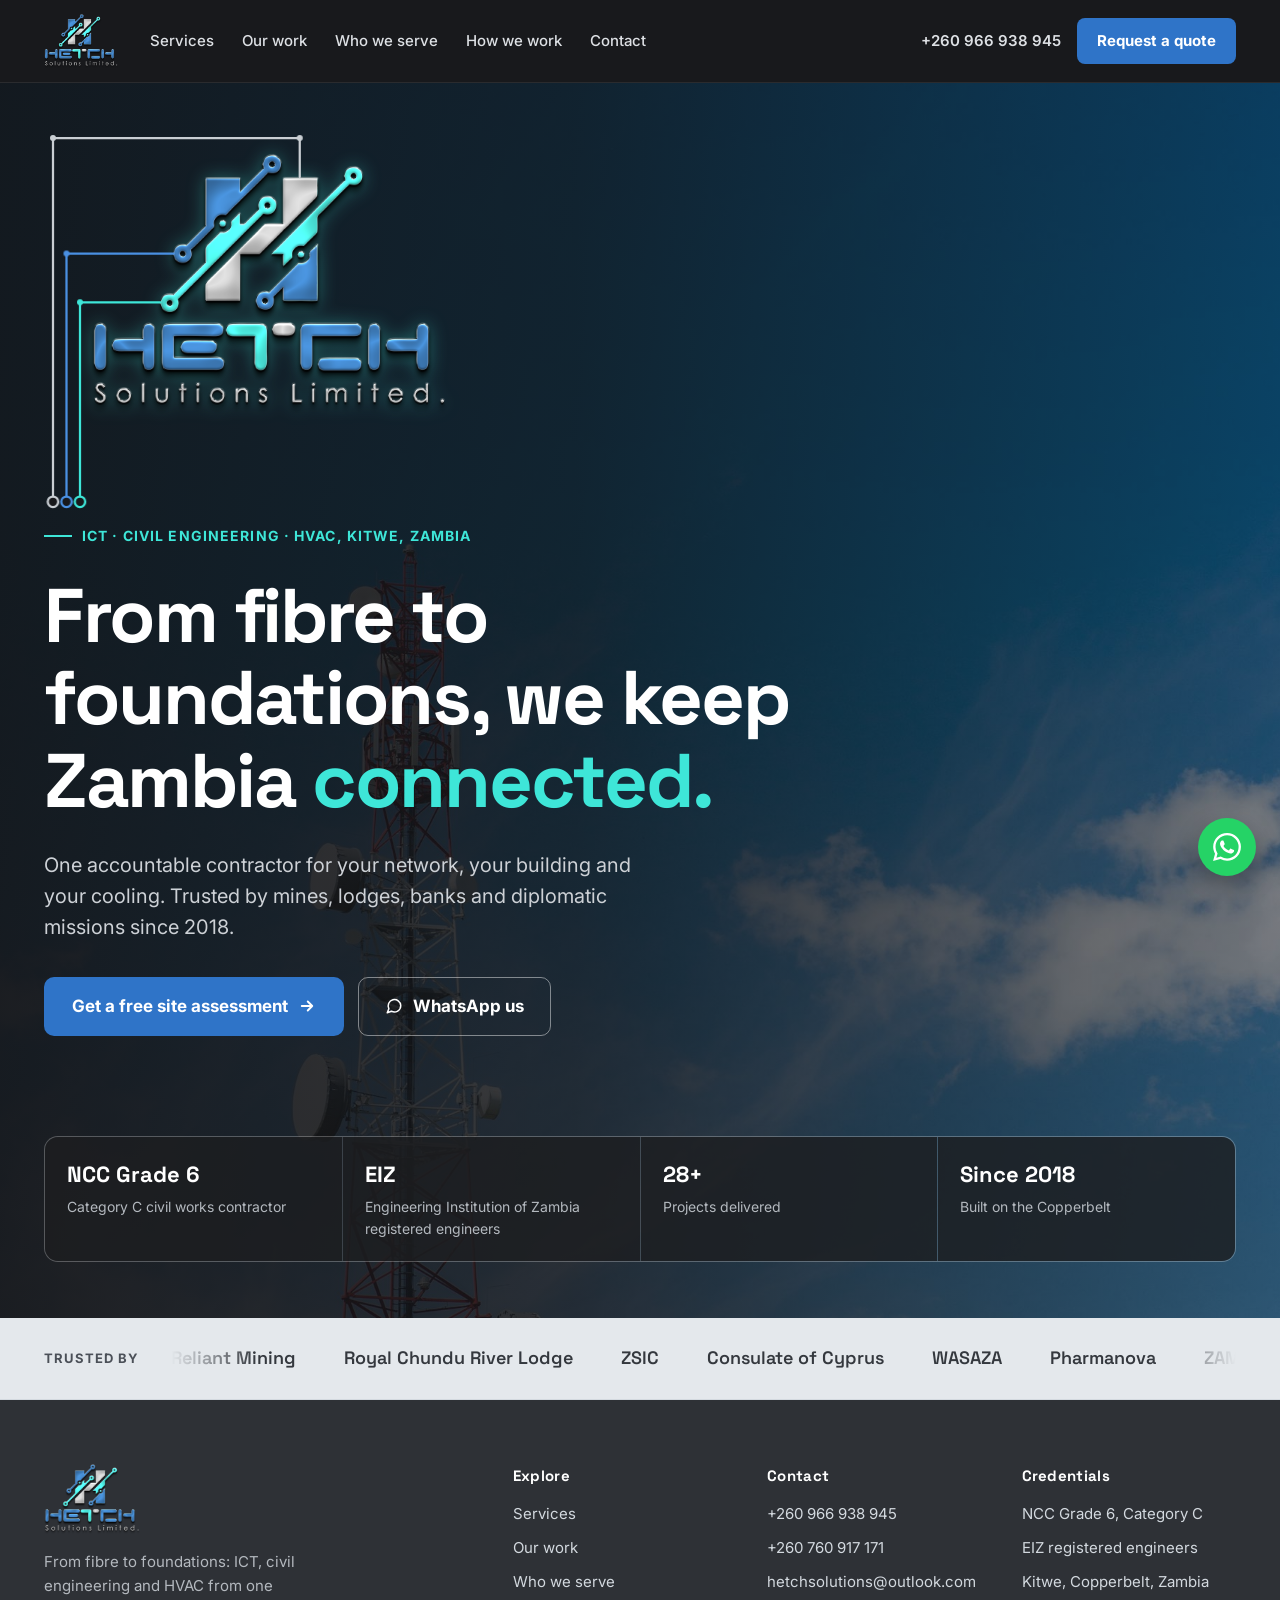
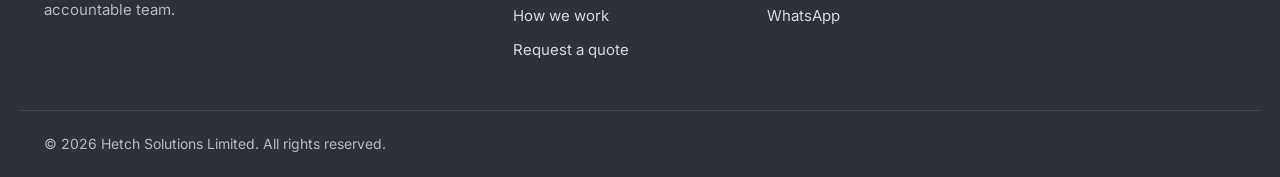
<file: index.html>
<!DOCTYPE html>
<html lang="en">
<head>
    <meta charset="UTF-8">
    <meta name="viewport" content="width=device-width, initial-scale=1.0">
    <meta name="theme-color" content="#18191C">
    <title>Hetch Solutions Limited | ICT, Civil Engineering &amp; HVAC | Kitwe, Zambia</title>
    <meta name="description" content="Hetch Solutions Limited: one contractor for ICT, civil engineering and HVAC in Zambia. NCC Grade 6 civil works contractor with EIZ-registered engineers. Networks, CCTV, server rooms, buildings, roads, water works and air conditioning.">
    <meta name="keywords" content="ICT solutions Zambia, HVAC Kitwe, civil engineering Zambia, civil works contractor Zambia, NCC contractor Kitwe, construction Zambia, network infrastructure Zambia, CCTV access control, mining communications, server room Zambia, air conditioning Kitwe">
    <link rel="icon" type="image/png" sizes="32x32" href="favicon.png?v=3">
    <link rel="icon" type="image/x-icon" href="favicon.ico?v=3">
    <link rel="shortcut icon" href="favicon.ico?v=3">
    <link rel="apple-touch-icon" href="apple-touch-icon.png?v=3">

    <!-- Open Graph / social previews -->
    <meta property="og:type" content="website">
    <meta property="og:title" content="Hetch Solutions Limited | ICT, Civil Engineering &amp; HVAC">
    <meta property="og:description" content="From fibre to foundations: one accountable contractor for your network, your building and your cooling. Kitwe, Zambia.">
    <meta property="og:image" content="https://hetchsolutions.com/of_use/og-image.jpg">
    <meta property="og:image:width" content="1200">
    <meta property="og:image:height" content="630">
    <meta property="og:url" content="https://hetchsolutions.com">
    <meta property="og:site_name" content="Hetch Solutions Limited">
    <meta name="twitter:card" content="summary_large_image">
    <meta name="twitter:title" content="Hetch Solutions Limited | ICT, Civil Engineering &amp; HVAC">
    <meta name="twitter:description" content="From fibre to foundations: one accountable contractor for your network, your building and your cooling.">
    <meta name="twitter:image" content="https://hetchsolutions.com/of_use/og-image.jpg">

    <link rel="canonical" href="https://hetchsolutions.com">

    <script type="application/ld+json">
    {
        "@context": "https://schema.org",
        "@type": "LocalBusiness",
        "name": "Hetch Solutions Limited",
        "alternateName": "Hetch Solutions",
        "description": "Integrated ICT, Civil Engineering and HVAC solutions provider in Zambia",
        "url": "https://hetchsolutions.com",
        "logo": "https://hetchsolutions.com/of_use/hetch-logo-transparent.png",
        "image": "https://hetchsolutions.com/of_use/og-image.jpg",
        "telephone": ["+260966938945", "+260760917171"],
        "email": "hetchsolutions@outlook.com",
        "address": {
            "@type": "PostalAddress",
            "streetAddress": "Plot 13335, off 27th St. Nkana East",
            "addressLocality": "Kitwe",
            "addressCountry": "ZM"
        },
        "foundingDate": "2018",
        "founder": { "@type": "Person", "name": "Hetch Mbunda" },
        "serviceArea": { "@type": "Country", "name": "Zambia" },
        "hasOfferCatalog": {
            "@type": "OfferCatalog",
            "name": "Services",
            "itemListElement": [
                {"@type": "Offer", "itemOffered": {"@type": "Service", "name": "Fibre & Structured Cabling"}},
                {"@type": "Offer", "itemOffered": {"@type": "Service", "name": "Server Rooms & Cloud Backup"}},
                {"@type": "Offer", "itemOffered": {"@type": "Service", "name": "CCTV & Biometric Access Control"}},
                {"@type": "Offer", "itemOffered": {"@type": "Service", "name": "Mining Two-Way Radio Communications"}},
                {"@type": "Offer", "itemOffered": {"@type": "Service", "name": "Software, Web & Mobile App Development"}},
                {"@type": "Offer", "itemOffered": {"@type": "Service", "name": "Building Construction, Extensions & Fit-outs"}},
                {"@type": "Offer", "itemOffered": {"@type": "Service", "name": "Roads, Paving & Walkways"}},
                {"@type": "Offer", "itemOffered": {"@type": "Service", "name": "Water Reticulation & Sewer"}},
                {"@type": "Offer", "itemOffered": {"@type": "Service", "name": "Reinforced Concrete & Steel Works"}},
                {"@type": "Offer", "itemOffered": {"@type": "Service", "name": "Air Conditioning Installation & Maintenance"}},
                {"@type": "Offer", "itemOffered": {"@type": "Service", "name": "Ventilation & Server-Room Cooling"}}
            ]
        }
    }
    </script>

    <script>document.documentElement.classList.add('js');</script>
    <link rel="preconnect" href="https://fonts.googleapis.com">
    <link rel="preconnect" href="https://fonts.gstatic.com" crossorigin>
    <link href="https://fonts.googleapis.com/css2?family=Inter:wght@400;500;600;700&family=Space+Grotesk:wght@500;600;700&display=swap" rel="stylesheet">
    <link rel="preload" as="image" href="of_use/slides/telecom-tower.jpg">
    <link rel="stylesheet" href="styles.css?v=8">
</head>
<body>
    <a class="skip-link" href="#main">Skip to content</a>

    <!-- HEADER -->
    <header class="site-header">
        <div class="container header-row">
            <a href="index.html" class="brand" aria-label="Hetch Solutions Limited, home">
                <img src="of_use/hetch-logo-header.png" alt="Hetch Solutions Limited" width="74" height="54">
            </a>
            <nav class="site-nav" id="siteNav" aria-label="Main">
                <ul>
                    <li><a href="services.html">Services</a></li>
                    <li><a href="work.html">Our work</a></li>
                    <li><a href="sectors.html">Who we serve</a></li>
                    <li><a href="process.html">How we work</a></li>
                    <li><a href="contact.html">Contact</a></li>
                </ul>
            </nav>
            <div class="header-actions">
                <a href="tel:+260966938945" class="header-phone">+260 966 938 945</a>
                <a href="contact.html" class="btn btn-primary btn-shine btn-sm">Request a quote</a>
                <button class="nav-toggle" type="button" aria-label="Open menu" aria-expanded="false" aria-controls="siteNav">
                    <span></span><span></span><span></span>
                </button>
            </div>
        </div>
        <div class="scroll-progress" aria-hidden="true"></div>
    </header>

    <main id="main">

    <!-- HERO -->
    <section id="top" class="hero">
        <div class="hero-photo" aria-hidden="true"></div>
        <div class="hero-shade" aria-hidden="true"></div>

        <!-- Circuit traces feed into the original logo's own traces and light it up -->
        <div class="circuit" aria-hidden="true">
            <div class="logo-flash">
                <img class="logo-img" src="of_use/hetch-logo-transparent.png" alt="" width="480" height="350">
            </div>
            <svg width="560" height="520" viewBox="0 0 560 520" aria-hidden="true" focusable="false">
                <path class="tr tr3" d="M12 505 L12 20 L341 20 L341 72"/>
                <path class="tr tr2" d="M30 505 L30 174 L173 174"/>
                <path class="tr tr1" d="M48 505 L48 239 L155 239"/>
                <circle class="node" cx="12" cy="20" r="4" fill="#C9CED3"/>
                <circle class="node" cx="341" cy="20" r="4" fill="#C9CED3"/>
                <circle class="node" cx="30" cy="174" r="4" fill="#4A90E2"/>
                <circle class="node" cx="48" cy="239" r="4" fill="#3EE6D8"/>
                <circle class="pulse" cx="167" cy="239" r="7" fill="#3EE6D8"/>
                <circle class="pulse" cx="185" cy="174" r="7" fill="#4A90E2"/>
                <circle class="pulse" cx="341" cy="74" r="7" fill="#C9CED3"/>
                <circle class="node" cx="12" cy="505" r="7" fill="#18191C" stroke="#C9CED3" stroke-width="3"/>
                <circle class="node" cx="30" cy="505" r="7" fill="#18191C" stroke="#4A90E2" stroke-width="3"/>
                <circle class="node" cx="48" cy="505" r="7" fill="#18191C" stroke="#3EE6D8" stroke-width="3"/>
            </svg>
            <span class="pkt pk1"></span>
            <span class="pkt pk2"></span>
            <span class="pkt pk3"></span>
        </div>

        <div class="container hero-inner">
            <p class="eyebrow eyebrow-teal fade-up d1"><span class="dash"></span>ICT · Civil Engineering · HVAC, Kitwe, Zambia</p>
            <h1 class="fade-up d2">From fibre to foundations, we keep Zambia
                <span class="rot" aria-hidden="true"><span class="rot-track"><span>connected.</span><span>secure.</span><span>cool.</span><span>building.</span><span>connected.</span></span></span><span class="sr-only">connected, secure, cool and building.</span>
            </h1>
            <p class="hero-lead fade-up d3">One accountable contractor for your network, your building and your cooling. Trusted by mines, lodges, banks and diplomatic missions since 2018.</p>
            <div class="hero-buttons fade-up d4">
                <a href="contact.html" class="btn btn-primary btn-lg btn-shine">
                    Get a free site assessment
                    <svg class="nudge" aria-hidden="true" width="18" height="18" viewBox="0 0 24 24" fill="none" stroke="currentColor" stroke-width="2.5" stroke-linecap="round" stroke-linejoin="round"><path d="M5 12h14M13 6l6 6-6 6"/></svg>
                </a>
                <a href="https://wa.me/260966938945" target="_blank" rel="noopener noreferrer" class="btn btn-ghost btn-lg">
                    <svg aria-hidden="true" width="18" height="18" viewBox="0 0 24 24" fill="none" stroke="currentColor" stroke-width="2" stroke-linecap="round" stroke-linejoin="round"><path d="M21 11.5a8.4 8.4 0 0 1-12.4 7.4L3 21l2.1-5.4A8.4 8.4 0 1 1 21 11.5z"/></svg>
                    WhatsApp us
                </a>
            </div>

            <div class="creds fade-up d5">
                <div class="cred"><strong>NCC Grade 6</strong><span>Category C civil works contractor</span></div>
                <div class="cred"><strong>EIZ</strong><span>Engineering Institution of Zambia registered engineers</span></div>
                <div class="cred"><strong><span class="count" data-target="50">50</span>+</strong><span>Projects delivered</span></div>
                <div class="cred"><strong>Since 2018</strong><span>Built on the Copperbelt</span></div>
            </div>
        </div>
    </section>

    <!-- CLIENTS -->
    <section class="clients" aria-label="Clients">
        <div class="container clients-row">
            <p class="clients-label">Trusted by</p>
            <div class="marquee">
                <div class="marquee-track">
                    <ul class="marquee-group">
                        <li>Reliant Mining</li><li>Royal Chundu River Lodge</li><li>ZSIC</li><li>Consulate of Cyprus</li><li>WASAZA</li><li>Pharmanova</li><li>ZAMBOU Financial</li><li>Kembe Estates</li><li>SES Zambia</li><li>Vision Care Opticians</li><li>Zega Ltd</li><li>Musamba Investments</li>
                    </ul>
                    <ul class="marquee-group" aria-hidden="true">
                        <li>Reliant Mining</li><li>Royal Chundu River Lodge</li><li>ZSIC</li><li>Consulate of Cyprus</li><li>WASAZA</li><li>Pharmanova</li><li>ZAMBOU Financial</li><li>Kembe Estates</li><li>SES Zambia</li><li>Vision Care Opticians</li><li>Zega Ltd</li><li>Musamba Investments</li>
                    </ul>
                </div>
            </div>
        </div>
    </section>

    </main>

    <!-- FOOTER -->
    <footer class="site-footer">
        <div class="container footer-grid">
            <div class="footer-brand">
                <img src="of_use/hetch-logo-header.png" alt="Hetch Solutions Limited" width="96" height="70">
                <p>From fibre to foundations: ICT, civil engineering and HVAC from one accountable team.</p>
            </div>
            <div>
                <h4>Explore</h4>
                <ul>
                    <li><a href="services.html">Services</a></li>
                    <li><a href="work.html">Our work</a></li>
                    <li><a href="sectors.html">Who we serve</a></li>
                    <li><a href="process.html">How we work</a></li>
                    <li><a href="contact.html">Request a quote</a></li>
                </ul>
            </div>
            <div>
                <h4>Contact</h4>
                <ul>
                    <li><a href="tel:+260966938945">+260 966 938 945</a></li>
                    <li><a href="tel:+260760917171">+260 760 917 171</a></li>
                    <li><a href="mailto:hetchsolutions@outlook.com">hetchsolutions@outlook.com</a></li>
                    <li><a href="https://wa.me/260966938945" target="_blank" rel="noopener noreferrer">WhatsApp</a></li>
                </ul>
            </div>
            <div>
                <h4>Credentials</h4>
                <ul>
                    <li>NCC Grade 6, Category C</li>
                    <li>EIZ registered engineers</li>
                    <li>Kitwe, Copperbelt, Zambia</li>
                </ul>
            </div>
        </div>
        <div class="container footer-bottom">
            <span>© <span id="year">2026</span> Hetch Solutions Limited. All rights reserved.</span>
        </div>
    </footer>

    <!-- WhatsApp button (desktop) -->
    <a href="https://wa.me/260966938945" target="_blank" rel="noopener noreferrer" class="whatsapp-float" aria-label="Chat on WhatsApp">
        <svg width="28" height="28" viewBox="0 0 24 24" fill="currentColor" aria-hidden="true"><path d="M17.472 14.382c-.297-.149-1.758-.867-2.03-.967-.273-.099-.471-.148-.67.15-.197.297-.767.966-.94 1.164-.173.199-.347.223-.644.075-.297-.15-1.255-.463-2.39-1.475-.883-.788-1.48-1.761-1.653-2.059-.173-.297-.018-.458.13-.606.134-.133.298-.347.446-.52.149-.174.198-.298.298-.497.099-.198.05-.371-.025-.52-.075-.149-.669-1.612-.916-2.207-.242-.579-.487-.5-.669-.51-.173-.008-.371-.01-.57-.01-.198 0-.52.074-.792.372-.272.297-1.04 1.016-1.04 2.479 0 1.462 1.065 2.875 1.213 3.074.149.198 2.096 3.2 5.077 4.487.709.306 1.262.489 1.694.625.712.227 1.36.195 1.871.118.571-.085 1.758-.719 2.006-1.413.248-.694.248-1.289.173-1.413-.074-.124-.272-.198-.57-.347m-5.421 7.403h-.004a9.87 9.87 0 01-5.031-1.378l-.361-.214-3.741.982.998-3.648-.235-.374a9.86 9.860 0 01-1.51-5.26c.001-5.45 4.436-9.884 9.888-9.884 2.64 0 5.122 1.03 6.988 2.898a9.825 9.825 0 012.893 6.994c-.003 5.45-4.437 9.884-9.885 9.884m8.413-18.297A11.815 11.815 0 0012.05 0C5.495 0 .16 5.335.157 11.892c0 2.096.547 4.142 1.588 5.945L.057 24l6.305-1.654a11.882 11.882 0 005.683 1.448h.005c6.554 0 11.89-5.335 11.893-11.893a11.821 11.821 0 00-3.48-8.413z"/></svg>
    </a>

    <!-- Call / WhatsApp / Quote bar (phones) -->
    <nav class="mobile-bar" aria-label="Quick contact">
        <a href="tel:+260966938945">
            <svg aria-hidden="true" width="20" height="20" viewBox="0 0 24 24" fill="none" stroke="currentColor" stroke-width="2" stroke-linecap="round" stroke-linejoin="round"><path d="M22 16.9v3a2 2 0 0 1-2.2 2 19.8 19.8 0 0 1-8.6-3.1 19.5 19.5 0 0 1-6-6A19.8 19.8 0 0 1 2.1 4.2 2 2 0 0 1 4.1 2h3a2 2 0 0 1 2 1.7c.1.9.4 1.9.7 2.8a2 2 0 0 1-.5 2.1L8.1 9.9a16 16 0 0 0 6 6l1.3-1.3a2 2 0 0 1 2.1-.4c.9.3 1.9.6 2.8.7a2 2 0 0 1 1.7 2z"/></svg>
            Call
        </a>
        <a href="https://wa.me/260966938945" target="_blank" rel="noopener noreferrer">
            <svg aria-hidden="true" width="20" height="20" viewBox="0 0 24 24" fill="none" stroke="currentColor" stroke-width="2" stroke-linecap="round" stroke-linejoin="round"><path d="M21 11.5a8.4 8.4 0 0 1-12.4 7.4L3 21l2.1-5.4A8.4 8.4 0 1 1 21 11.5z"/></svg>
            WhatsApp
        </a>
        <a href="contact.html" class="mobile-bar-primary">Get a quote</a>
    </nav>

    <script src="script.js?v=8"></script>
</body>
</html>
</file>
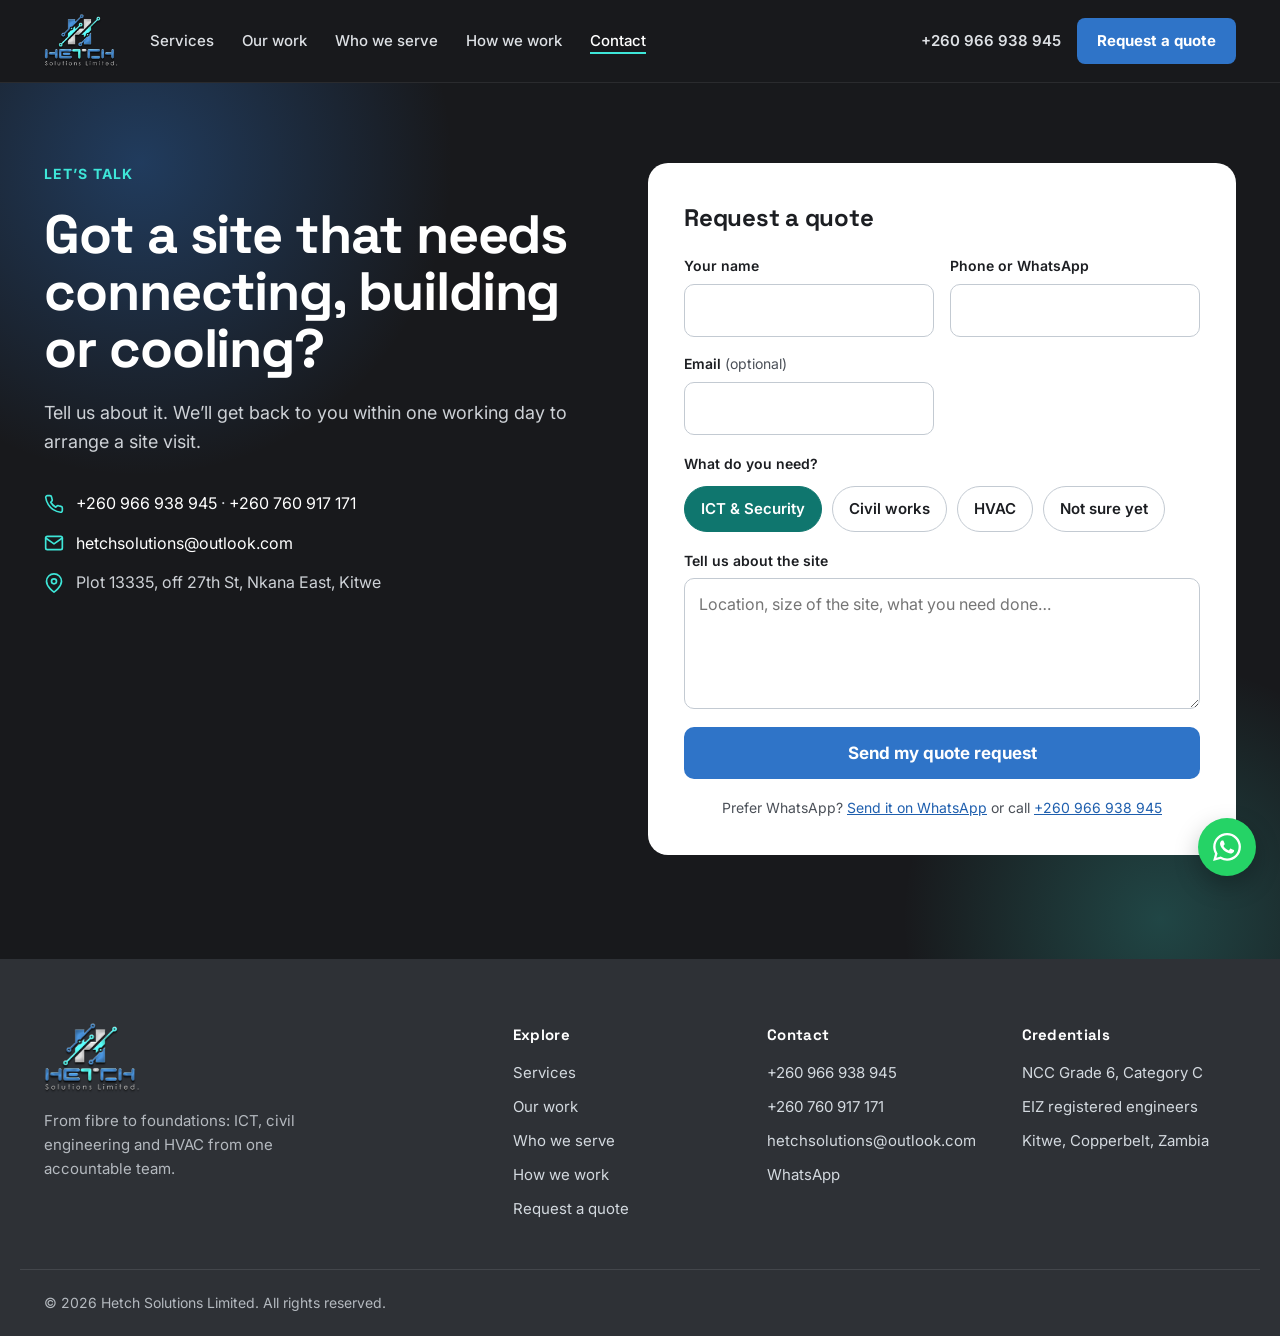
<file: contact.html>
<!DOCTYPE html>
<html lang="en">
<head>
    <meta charset="UTF-8">
    <meta name="viewport" content="width=device-width, initial-scale=1.0">
    <meta name="theme-color" content="#18191C">
    <title>Contact &amp; request a quote | Hetch Solutions Limited</title>
    <meta name="description" content="Request a free site assessment or quote from Hetch Solutions Limited, Kitwe. Call +260 966 938 945 or WhatsApp us.">
    <meta name="keywords" content="ICT solutions Zambia, HVAC Kitwe, civil engineering Zambia, civil works contractor Zambia, NCC contractor Kitwe, construction Zambia, network infrastructure Zambia, CCTV access control, mining communications, server room Zambia, air conditioning Kitwe">
    <link rel="icon" type="image/png" sizes="32x32" href="favicon.png?v=3">
    <link rel="icon" type="image/x-icon" href="favicon.ico?v=3">
    <link rel="shortcut icon" href="favicon.ico?v=3">
    <link rel="apple-touch-icon" href="apple-touch-icon.png?v=3">

    <!-- Open Graph / social previews -->
    <meta property="og:type" content="website">
    <meta property="og:title" content="Contact &amp; request a quote | Hetch Solutions Limited">
    <meta property="og:description" content="Request a free site assessment or quote from Hetch Solutions Limited, Kitwe. Call +260 966 938 945 or WhatsApp us.">
    <meta property="og:image" content="https://hetchsolutions.com/of_use/og-image.jpg">
    <meta property="og:image:width" content="1200">
    <meta property="og:image:height" content="630">
    <meta property="og:url" content="https://hetchsolutions.com/contact.html">
    <meta property="og:site_name" content="Hetch Solutions Limited">
    <meta name="twitter:card" content="summary_large_image">
    <meta name="twitter:title" content="Contact &amp; request a quote | Hetch Solutions Limited">
    <meta name="twitter:description" content="Request a free site assessment or quote from Hetch Solutions Limited, Kitwe. Call +260 966 938 945 or WhatsApp us.">
    <meta name="twitter:image" content="https://hetchsolutions.com/of_use/og-image.jpg">

    <link rel="canonical" href="https://hetchsolutions.com/contact.html">

    <script>document.documentElement.classList.add('js');</script>
    <link rel="preconnect" href="https://fonts.googleapis.com">
    <link rel="preconnect" href="https://fonts.gstatic.com" crossorigin>
    <link href="https://fonts.googleapis.com/css2?family=Inter:wght@400;500;600;700&family=Space+Grotesk:wght@500;600;700&display=swap" rel="stylesheet">
    <link rel="stylesheet" href="styles.css?v=8">
</head>
<body>
    <a class="skip-link" href="#main">Skip to content</a>

    <!-- HEADER -->
    <header class="site-header">
        <div class="container header-row">
            <a href="index.html" class="brand" aria-label="Hetch Solutions Limited, home">
                <img src="of_use/hetch-logo-header.png" alt="Hetch Solutions Limited" width="74" height="54">
            </a>
            <nav class="site-nav" id="siteNav" aria-label="Main">
                <ul>
                    <li><a href="services.html">Services</a></li>
                    <li><a href="work.html">Our work</a></li>
                    <li><a href="sectors.html">Who we serve</a></li>
                    <li><a href="process.html">How we work</a></li>
                    <li><a href="contact.html" aria-current="page">Contact</a></li>
                </ul>
            </nav>
            <div class="header-actions">
                <a href="tel:+260966938945" class="header-phone">+260 966 938 945</a>
                <a href="contact.html" class="btn btn-primary btn-shine btn-sm">Request a quote</a>
                <button class="nav-toggle" type="button" aria-label="Open menu" aria-expanded="false" aria-controls="siteNav">
                    <span></span><span></span><span></span>
                </button>
            </div>
        </div>
        <div class="scroll-progress" aria-hidden="true"></div>
    </header>

    <main id="main">

    <!-- CONTACT -->
    <section id="contact" class="section contact contact-page glow">
        <div class="container contact-row">
            <div class="contact-copy">
                <p class="eyebrow eyebrow-teal">Let’s talk</p>
                <h1>Got a site that needs connecting, building or cooling?</h1>
                <p class="contact-lead">Tell us about it. We’ll get back to you within one working day to arrange a site visit.</p>
                <ul class="contact-list">
                    <li>
                        <svg aria-hidden="true" width="20" height="20" viewBox="0 0 24 24" fill="none" stroke="currentColor" stroke-width="2" stroke-linecap="round" stroke-linejoin="round"><path d="M22 16.9v3a2 2 0 0 1-2.2 2 19.8 19.8 0 0 1-8.6-3.1 19.5 19.5 0 0 1-6-6A19.8 19.8 0 0 1 2.1 4.2 2 2 0 0 1 4.1 2h3a2 2 0 0 1 2 1.7c.1.9.4 1.9.7 2.8a2 2 0 0 1-.5 2.1L8.1 9.9a16 16 0 0 0 6 6l1.3-1.3a2 2 0 0 1 2.1-.4c.9.3 1.9.6 2.8.7a2 2 0 0 1 1.7 2z"/></svg>
                        <span><a href="tel:+260966938945">+260 966 938 945</a> · <a href="tel:+260760917171">+260 760 917 171</a></span>
                    </li>
                    <li>
                        <svg aria-hidden="true" width="20" height="20" viewBox="0 0 24 24" fill="none" stroke="currentColor" stroke-width="2" stroke-linecap="round" stroke-linejoin="round"><rect x="2" y="4" width="20" height="16" rx="2"/><path d="M22 6l-10 7L2 6"/></svg>
                        <a href="mailto:hetchsolutions@outlook.com">hetchsolutions@outlook.com</a>
                    </li>
                    <li>
                        <svg aria-hidden="true" width="20" height="20" viewBox="0 0 24 24" fill="none" stroke="currentColor" stroke-width="2" stroke-linecap="round" stroke-linejoin="round"><path d="M21 10c0 7-9 13-9 13S3 17 3 10a9 9 0 0 1 18 0z"/><circle cx="12" cy="10" r="3"/></svg>
                        <span>Plot 13335, off 27th St, Nkana East, Kitwe</span>
                    </li>
                </ul>
            </div>

            <form class="quote-form reveal" id="quoteForm" novalidate>
                <h3>Request a quote</h3>
                <div class="form-msg form-msg-ok" id="formOk" role="status" tabindex="-1" hidden></div>
                <div class="form-msg form-msg-err" id="formErr" role="alert" hidden></div>
                <div class="form-grid">
                    <label>Your name
                        <input type="text" id="qName" name="name" autocomplete="name" required>
                    </label>
                    <label>Phone or WhatsApp
                        <input type="tel" id="qPhone" name="phone" autocomplete="tel">
                    </label>
                    <label><span>Email <span class="opt">(optional)</span></span>
                        <input type="email" id="qEmail" name="email" autocomplete="email">
                    </label>
                </div>
                <label class="hp" aria-hidden="true">Leave this empty<input type="text" name="_gotcha" tabindex="-1" autocomplete="off"></label>
                <fieldset class="chips">
                    <legend>What do you need?</legend>
                    <label class="chip"><input type="radio" name="service" value="ICT &amp; Security" checked><span>ICT &amp; Security</span></label>
                    <label class="chip"><input type="radio" name="service" value="Civil works"><span>Civil works</span></label>
                    <label class="chip"><input type="radio" name="service" value="HVAC"><span>HVAC</span></label>
                    <label class="chip"><input type="radio" name="service" value="Not sure yet"><span>Not sure yet</span></label>
                </fieldset>
                <label>Tell us about the site
                    <textarea id="qMessage" name="message" rows="4" placeholder="Location, size of the site, what you need done…"></textarea>
                </label>
                <button type="submit" class="btn btn-primary btn-lg btn-shine btn-block">
                    <svg id="waIcon" aria-hidden="true" width="20" height="20" viewBox="0 0 24 24" fill="none" stroke="currentColor" stroke-width="2" stroke-linecap="round" stroke-linejoin="round"><path d="M21 11.5a8.4 8.4 0 0 1-12.4 7.4L3 21l2.1-5.4A8.4 8.4 0 1 1 21 11.5z"/></svg>
                    <span id="submitLabel">Send my quote request on WhatsApp</span>
                </button>
                <p class="form-alt" id="altWhatsApp" hidden>Prefer WhatsApp? <a href="https://wa.me/260966938945" id="waLink" target="_blank" rel="noopener noreferrer">Send it on WhatsApp</a> or call <a href="tel:+260966938945">+260 966 938 945</a></p>
                <p class="form-alt" id="altEmail">No WhatsApp? <a href="mailto:hetchsolutions@outlook.com" id="mailLink">Send it by email instead</a> or call <a href="tel:+260966938945">+260 966 938 945</a></p>
            </form>
        </div>
    </section>

    </main>

    <!-- FOOTER -->
    <footer class="site-footer">
        <div class="container footer-grid">
            <div class="footer-brand">
                <img src="of_use/hetch-logo-header.png" alt="Hetch Solutions Limited" width="96" height="70">
                <p>From fibre to foundations: ICT, civil engineering and HVAC from one accountable team.</p>
            </div>
            <div>
                <h4>Explore</h4>
                <ul>
                    <li><a href="services.html">Services</a></li>
                    <li><a href="work.html">Our work</a></li>
                    <li><a href="sectors.html">Who we serve</a></li>
                    <li><a href="process.html">How we work</a></li>
                    <li><a href="contact.html">Request a quote</a></li>
                </ul>
            </div>
            <div>
                <h4>Contact</h4>
                <ul>
                    <li><a href="tel:+260966938945">+260 966 938 945</a></li>
                    <li><a href="tel:+260760917171">+260 760 917 171</a></li>
                    <li><a href="mailto:hetchsolutions@outlook.com">hetchsolutions@outlook.com</a></li>
                    <li><a href="https://wa.me/260966938945" target="_blank" rel="noopener noreferrer">WhatsApp</a></li>
                </ul>
            </div>
            <div>
                <h4>Credentials</h4>
                <ul>
                    <li>NCC Grade 6, Category C</li>
                    <li>EIZ registered engineers</li>
                    <li>Kitwe, Copperbelt, Zambia</li>
                </ul>
            </div>
        </div>
        <div class="container footer-bottom">
            <span>© <span id="year">2026</span> Hetch Solutions Limited. All rights reserved.</span>
        </div>
    </footer>

    <!-- WhatsApp button (desktop) -->
    <a href="https://wa.me/260966938945" target="_blank" rel="noopener noreferrer" class="whatsapp-float" aria-label="Chat on WhatsApp">
        <svg width="28" height="28" viewBox="0 0 24 24" fill="currentColor" aria-hidden="true"><path d="M17.472 14.382c-.297-.149-1.758-.867-2.03-.967-.273-.099-.471-.148-.67.15-.197.297-.767.966-.94 1.164-.173.199-.347.223-.644.075-.297-.15-1.255-.463-2.39-1.475-.883-.788-1.48-1.761-1.653-2.059-.173-.297-.018-.458.13-.606.134-.133.298-.347.446-.52.149-.174.198-.298.298-.497.099-.198.05-.371-.025-.52-.075-.149-.669-1.612-.916-2.207-.242-.579-.487-.5-.669-.51-.173-.008-.371-.01-.57-.01-.198 0-.52.074-.792.372-.272.297-1.04 1.016-1.04 2.479 0 1.462 1.065 2.875 1.213 3.074.149.198 2.096 3.2 5.077 4.487.709.306 1.262.489 1.694.625.712.227 1.36.195 1.871.118.571-.085 1.758-.719 2.006-1.413.248-.694.248-1.289.173-1.413-.074-.124-.272-.198-.57-.347m-5.421 7.403h-.004a9.87 9.87 0 01-5.031-1.378l-.361-.214-3.741.982.998-3.648-.235-.374a9.86 9.860 0 01-1.51-5.26c.001-5.45 4.436-9.884 9.888-9.884 2.64 0 5.122 1.03 6.988 2.898a9.825 9.825 0 012.893 6.994c-.003 5.45-4.437 9.884-9.885 9.884m8.413-18.297A11.815 11.815 0 0012.05 0C5.495 0 .16 5.335.157 11.892c0 2.096.547 4.142 1.588 5.945L.057 24l6.305-1.654a11.882 11.882 0 005.683 1.448h.005c6.554 0 11.89-5.335 11.893-11.893a11.821 11.821 0 00-3.48-8.413z"/></svg>
    </a>

    <!-- Call / WhatsApp / Quote bar (phones) -->
    <nav class="mobile-bar" aria-label="Quick contact">
        <a href="tel:+260966938945">
            <svg aria-hidden="true" width="20" height="20" viewBox="0 0 24 24" fill="none" stroke="currentColor" stroke-width="2" stroke-linecap="round" stroke-linejoin="round"><path d="M22 16.9v3a2 2 0 0 1-2.2 2 19.8 19.8 0 0 1-8.6-3.1 19.5 19.5 0 0 1-6-6A19.8 19.8 0 0 1 2.1 4.2 2 2 0 0 1 4.1 2h3a2 2 0 0 1 2 1.7c.1.9.4 1.9.7 2.8a2 2 0 0 1-.5 2.1L8.1 9.9a16 16 0 0 0 6 6l1.3-1.3a2 2 0 0 1 2.1-.4c.9.3 1.9.6 2.8.7a2 2 0 0 1 1.7 2z"/></svg>
            Call
        </a>
        <a href="https://wa.me/260966938945" target="_blank" rel="noopener noreferrer">
            <svg aria-hidden="true" width="20" height="20" viewBox="0 0 24 24" fill="none" stroke="currentColor" stroke-width="2" stroke-linecap="round" stroke-linejoin="round"><path d="M21 11.5a8.4 8.4 0 0 1-12.4 7.4L3 21l2.1-5.4A8.4 8.4 0 1 1 21 11.5z"/></svg>
            WhatsApp
        </a>
        <a href="contact.html" class="mobile-bar-primary">Get a quote</a>
    </nav>

    <script src="script.js?v=8"></script>
</body>
</html>
</file>
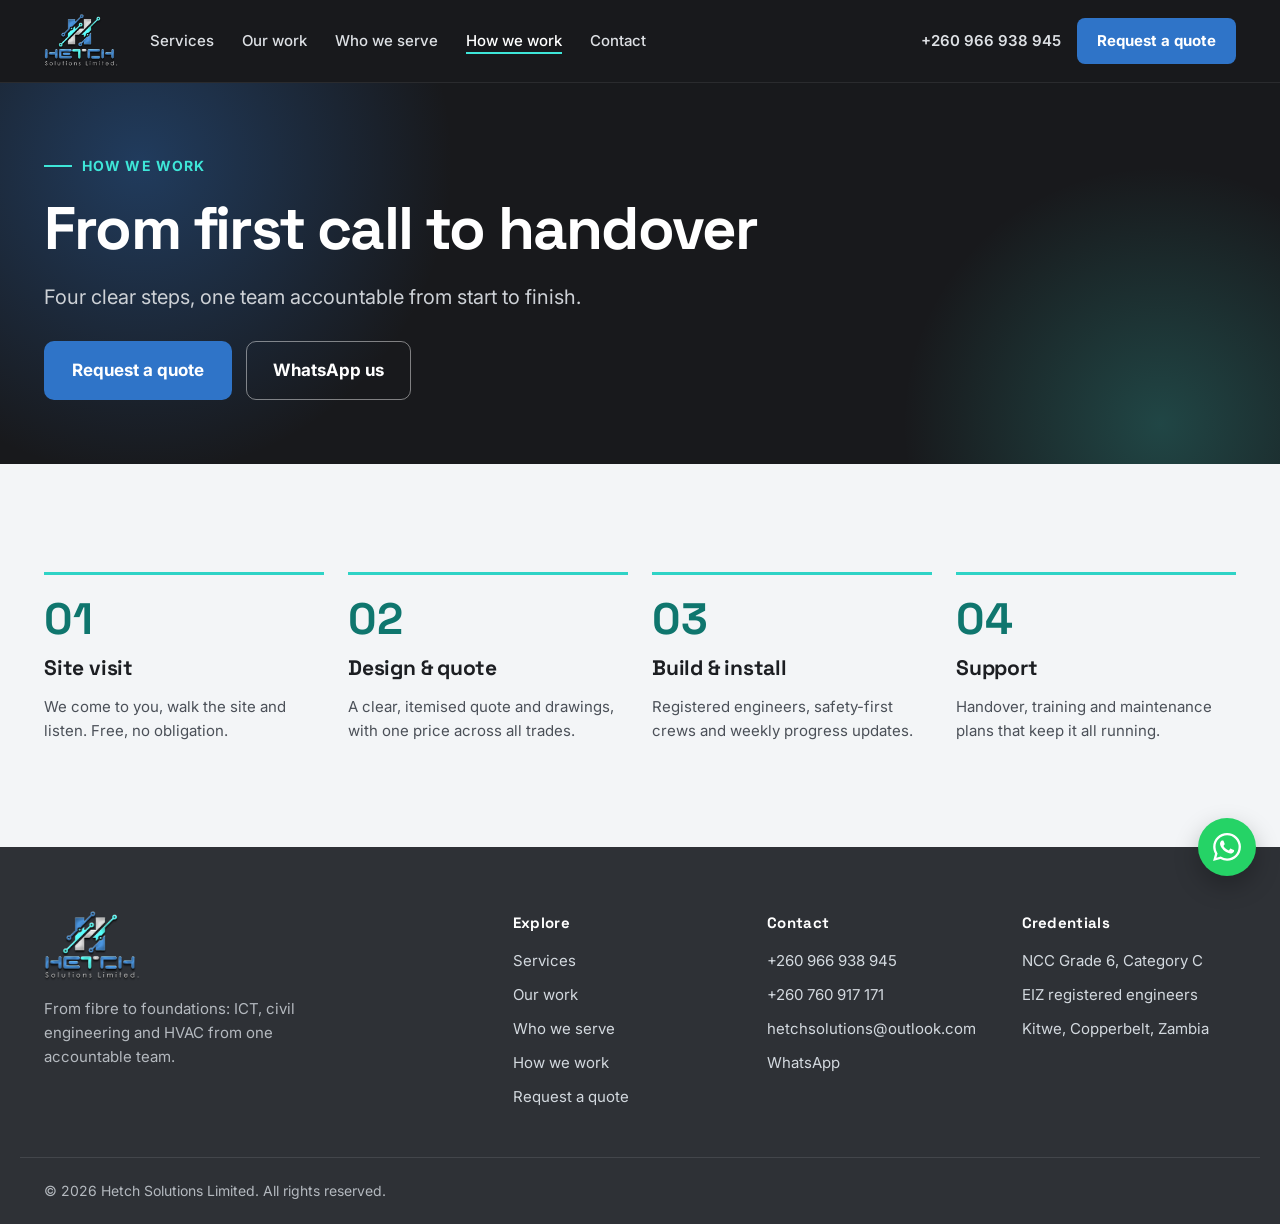
<file: process.html>
<!DOCTYPE html>
<html lang="en">
<head>
    <meta charset="UTF-8">
    <meta name="viewport" content="width=device-width, initial-scale=1.0">
    <meta name="theme-color" content="#18191C">
    <title>How we work | Hetch Solutions Limited</title>
    <meta name="description" content="From free site visit to handover and maintenance: how Hetch Solutions delivers ICT, civil and HVAC projects.">
    <meta name="keywords" content="ICT solutions Zambia, HVAC Kitwe, civil engineering Zambia, civil works contractor Zambia, NCC contractor Kitwe, construction Zambia, network infrastructure Zambia, CCTV access control, mining communications, server room Zambia, air conditioning Kitwe">
    <link rel="icon" type="image/png" sizes="32x32" href="favicon.png?v=3">
    <link rel="icon" type="image/x-icon" href="favicon.ico?v=3">
    <link rel="shortcut icon" href="favicon.ico?v=3">
    <link rel="apple-touch-icon" href="apple-touch-icon.png?v=3">

    <!-- Open Graph / social previews -->
    <meta property="og:type" content="website">
    <meta property="og:title" content="How we work | Hetch Solutions Limited">
    <meta property="og:description" content="From free site visit to handover and maintenance: how Hetch Solutions delivers ICT, civil and HVAC projects.">
    <meta property="og:image" content="https://hetchsolutions.com/of_use/og-image.jpg">
    <meta property="og:image:width" content="1200">
    <meta property="og:image:height" content="630">
    <meta property="og:url" content="https://hetchsolutions.com/process.html">
    <meta property="og:site_name" content="Hetch Solutions Limited">
    <meta name="twitter:card" content="summary_large_image">
    <meta name="twitter:title" content="How we work | Hetch Solutions Limited">
    <meta name="twitter:description" content="From free site visit to handover and maintenance: how Hetch Solutions delivers ICT, civil and HVAC projects.">
    <meta name="twitter:image" content="https://hetchsolutions.com/of_use/og-image.jpg">

    <link rel="canonical" href="https://hetchsolutions.com/process.html">

    <script>document.documentElement.classList.add('js');</script>
    <link rel="preconnect" href="https://fonts.googleapis.com">
    <link rel="preconnect" href="https://fonts.gstatic.com" crossorigin>
    <link href="https://fonts.googleapis.com/css2?family=Inter:wght@400;500;600;700&family=Space+Grotesk:wght@500;600;700&display=swap" rel="stylesheet">
    <link rel="stylesheet" href="styles.css?v=8">
</head>
<body>
    <a class="skip-link" href="#main">Skip to content</a>

    <!-- HEADER -->
    <header class="site-header">
        <div class="container header-row">
            <a href="index.html" class="brand" aria-label="Hetch Solutions Limited, home">
                <img src="of_use/hetch-logo-header.png" alt="Hetch Solutions Limited" width="74" height="54">
            </a>
            <nav class="site-nav" id="siteNav" aria-label="Main">
                <ul>
                    <li><a href="services.html">Services</a></li>
                    <li><a href="work.html">Our work</a></li>
                    <li><a href="sectors.html">Who we serve</a></li>
                    <li><a href="process.html" aria-current="page">How we work</a></li>
                    <li><a href="contact.html">Contact</a></li>
                </ul>
            </nav>
            <div class="header-actions">
                <a href="tel:+260966938945" class="header-phone">+260 966 938 945</a>
                <a href="contact.html" class="btn btn-primary btn-shine btn-sm">Request a quote</a>
                <button class="nav-toggle" type="button" aria-label="Open menu" aria-expanded="false" aria-controls="siteNav">
                    <span></span><span></span><span></span>
                </button>
            </div>
        </div>
        <div class="scroll-progress" aria-hidden="true"></div>
    </header>

    <main id="main">

    <!-- PAGE HEADER -->
    <section class="page-hero glow">
        <div class="container page-hero-inner">
            <p class="eyebrow eyebrow-teal fade-up d1"><span class="dash"></span>How we work</p>
            <h1 class="fade-up d2">From first call to handover</h1>
            <p class="page-lead fade-up d3">Four clear steps, one team accountable from start to finish.</p>
            <div class="hero-buttons fade-up d4">
                <a href="contact.html" class="btn btn-primary btn-lg btn-shine">Request a quote</a>
                <a href="https://wa.me/260966938945" target="_blank" rel="noopener noreferrer" class="btn btn-ghost btn-lg">WhatsApp us</a>
            </div>
        </div>
    </section>

    <!-- PROCESS -->
    <section id="process" class="section">
        <div class="container">
            <ol class="steps">
                <li class="step reveal"><span class="step-n">01</span><h3>Site visit</h3><p>We come to you, walk the site and listen. Free, no obligation.</p></li>
                <li class="step reveal"><span class="step-n">02</span><h3>Design &amp; quote</h3><p>A clear, itemised quote and drawings, with one price across all trades.</p></li>
                <li class="step reveal"><span class="step-n">03</span><h3>Build &amp; install</h3><p>Registered engineers, safety-first crews and weekly progress updates.</p></li>
                <li class="step reveal"><span class="step-n">04</span><h3>Support</h3><p>Handover, training and maintenance plans that keep it all running.</p></li>
            </ol>
        </div>
    </section>

    </main>

    <!-- FOOTER -->
    <footer class="site-footer">
        <div class="container footer-grid">
            <div class="footer-brand">
                <img src="of_use/hetch-logo-header.png" alt="Hetch Solutions Limited" width="96" height="70">
                <p>From fibre to foundations: ICT, civil engineering and HVAC from one accountable team.</p>
            </div>
            <div>
                <h4>Explore</h4>
                <ul>
                    <li><a href="services.html">Services</a></li>
                    <li><a href="work.html">Our work</a></li>
                    <li><a href="sectors.html">Who we serve</a></li>
                    <li><a href="process.html">How we work</a></li>
                    <li><a href="contact.html">Request a quote</a></li>
                </ul>
            </div>
            <div>
                <h4>Contact</h4>
                <ul>
                    <li><a href="tel:+260966938945">+260 966 938 945</a></li>
                    <li><a href="tel:+260760917171">+260 760 917 171</a></li>
                    <li><a href="mailto:hetchsolutions@outlook.com">hetchsolutions@outlook.com</a></li>
                    <li><a href="https://wa.me/260966938945" target="_blank" rel="noopener noreferrer">WhatsApp</a></li>
                </ul>
            </div>
            <div>
                <h4>Credentials</h4>
                <ul>
                    <li>NCC Grade 6, Category C</li>
                    <li>EIZ registered engineers</li>
                    <li>Kitwe, Copperbelt, Zambia</li>
                </ul>
            </div>
        </div>
        <div class="container footer-bottom">
            <span>© <span id="year">2026</span> Hetch Solutions Limited. All rights reserved.</span>
        </div>
    </footer>

    <!-- WhatsApp button (desktop) -->
    <a href="https://wa.me/260966938945" target="_blank" rel="noopener noreferrer" class="whatsapp-float" aria-label="Chat on WhatsApp">
        <svg width="28" height="28" viewBox="0 0 24 24" fill="currentColor" aria-hidden="true"><path d="M17.472 14.382c-.297-.149-1.758-.867-2.03-.967-.273-.099-.471-.148-.67.15-.197.297-.767.966-.94 1.164-.173.199-.347.223-.644.075-.297-.15-1.255-.463-2.39-1.475-.883-.788-1.48-1.761-1.653-2.059-.173-.297-.018-.458.13-.606.134-.133.298-.347.446-.52.149-.174.198-.298.298-.497.099-.198.05-.371-.025-.52-.075-.149-.669-1.612-.916-2.207-.242-.579-.487-.5-.669-.51-.173-.008-.371-.01-.57-.01-.198 0-.52.074-.792.372-.272.297-1.04 1.016-1.04 2.479 0 1.462 1.065 2.875 1.213 3.074.149.198 2.096 3.2 5.077 4.487.709.306 1.262.489 1.694.625.712.227 1.36.195 1.871.118.571-.085 1.758-.719 2.006-1.413.248-.694.248-1.289.173-1.413-.074-.124-.272-.198-.57-.347m-5.421 7.403h-.004a9.87 9.87 0 01-5.031-1.378l-.361-.214-3.741.982.998-3.648-.235-.374a9.86 9.860 0 01-1.51-5.26c.001-5.45 4.436-9.884 9.888-9.884 2.64 0 5.122 1.03 6.988 2.898a9.825 9.825 0 012.893 6.994c-.003 5.45-4.437 9.884-9.885 9.884m8.413-18.297A11.815 11.815 0 0012.05 0C5.495 0 .16 5.335.157 11.892c0 2.096.547 4.142 1.588 5.945L.057 24l6.305-1.654a11.882 11.882 0 005.683 1.448h.005c6.554 0 11.89-5.335 11.893-11.893a11.821 11.821 0 00-3.48-8.413z"/></svg>
    </a>

    <!-- Call / WhatsApp / Quote bar (phones) -->
    <nav class="mobile-bar" aria-label="Quick contact">
        <a href="tel:+260966938945">
            <svg aria-hidden="true" width="20" height="20" viewBox="0 0 24 24" fill="none" stroke="currentColor" stroke-width="2" stroke-linecap="round" stroke-linejoin="round"><path d="M22 16.9v3a2 2 0 0 1-2.2 2 19.8 19.8 0 0 1-8.6-3.1 19.5 19.5 0 0 1-6-6A19.8 19.8 0 0 1 2.1 4.2 2 2 0 0 1 4.1 2h3a2 2 0 0 1 2 1.7c.1.9.4 1.9.7 2.8a2 2 0 0 1-.5 2.1L8.1 9.9a16 16 0 0 0 6 6l1.3-1.3a2 2 0 0 1 2.1-.4c.9.3 1.9.6 2.8.7a2 2 0 0 1 1.7 2z"/></svg>
            Call
        </a>
        <a href="https://wa.me/260966938945" target="_blank" rel="noopener noreferrer">
            <svg aria-hidden="true" width="20" height="20" viewBox="0 0 24 24" fill="none" stroke="currentColor" stroke-width="2" stroke-linecap="round" stroke-linejoin="round"><path d="M21 11.5a8.4 8.4 0 0 1-12.4 7.4L3 21l2.1-5.4A8.4 8.4 0 1 1 21 11.5z"/></svg>
            WhatsApp
        </a>
        <a href="contact.html" class="mobile-bar-primary">Get a quote</a>
    </nav>

    <script src="script.js?v=8"></script>
</body>
</html>
</file>
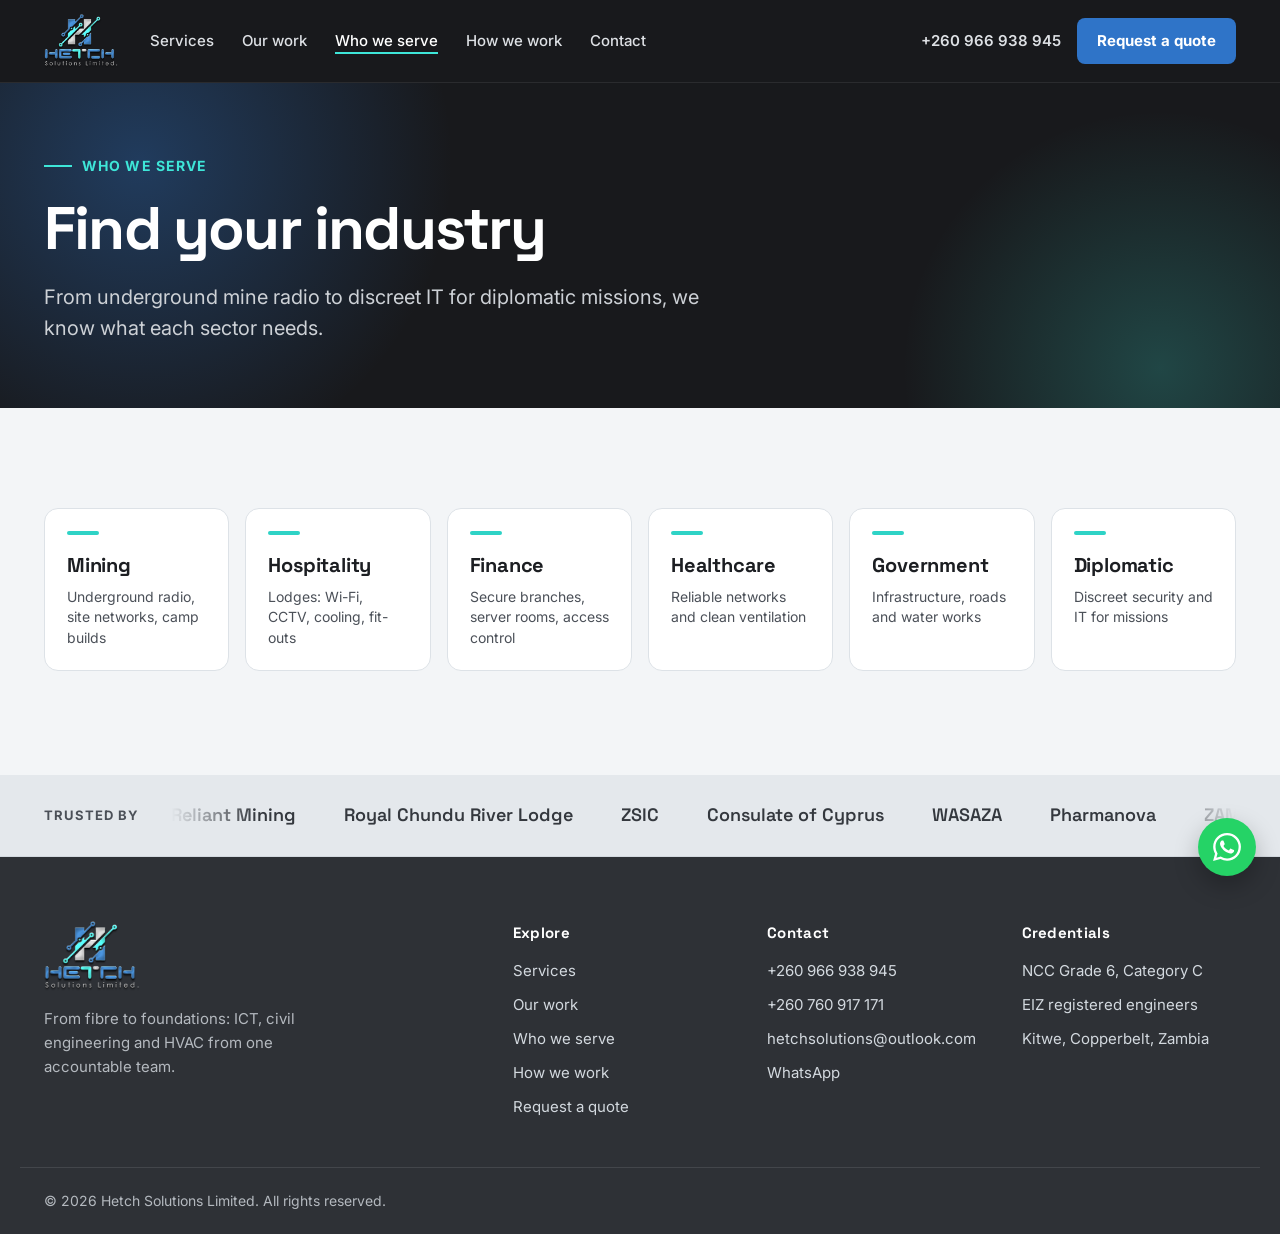
<file: sectors.html>
<!DOCTYPE html>
<html lang="en">
<head>
    <meta charset="UTF-8">
    <meta name="viewport" content="width=device-width, initial-scale=1.0">
    <meta name="theme-color" content="#18191C">
    <title>Who we serve | Hetch Solutions Limited</title>
    <meta name="description" content="Hetch Solutions serves mining, hospitality, finance, healthcare, government and diplomatic clients across Zambia.">
    <meta name="keywords" content="ICT solutions Zambia, HVAC Kitwe, civil engineering Zambia, civil works contractor Zambia, NCC contractor Kitwe, construction Zambia, network infrastructure Zambia, CCTV access control, mining communications, server room Zambia, air conditioning Kitwe">
    <link rel="icon" type="image/png" sizes="32x32" href="favicon.png?v=3">
    <link rel="icon" type="image/x-icon" href="favicon.ico?v=3">
    <link rel="shortcut icon" href="favicon.ico?v=3">
    <link rel="apple-touch-icon" href="apple-touch-icon.png?v=3">

    <!-- Open Graph / social previews -->
    <meta property="og:type" content="website">
    <meta property="og:title" content="Who we serve | Hetch Solutions Limited">
    <meta property="og:description" content="Hetch Solutions serves mining, hospitality, finance, healthcare, government and diplomatic clients across Zambia.">
    <meta property="og:image" content="https://hetchsolutions.com/of_use/og-image.jpg">
    <meta property="og:image:width" content="1200">
    <meta property="og:image:height" content="630">
    <meta property="og:url" content="https://hetchsolutions.com/sectors.html">
    <meta property="og:site_name" content="Hetch Solutions Limited">
    <meta name="twitter:card" content="summary_large_image">
    <meta name="twitter:title" content="Who we serve | Hetch Solutions Limited">
    <meta name="twitter:description" content="Hetch Solutions serves mining, hospitality, finance, healthcare, government and diplomatic clients across Zambia.">
    <meta name="twitter:image" content="https://hetchsolutions.com/of_use/og-image.jpg">

    <link rel="canonical" href="https://hetchsolutions.com/sectors.html">

    <script>document.documentElement.classList.add('js');</script>
    <link rel="preconnect" href="https://fonts.googleapis.com">
    <link rel="preconnect" href="https://fonts.gstatic.com" crossorigin>
    <link href="https://fonts.googleapis.com/css2?family=Inter:wght@400;500;600;700&family=Space+Grotesk:wght@500;600;700&display=swap" rel="stylesheet">
    <link rel="stylesheet" href="styles.css?v=8">
</head>
<body>
    <a class="skip-link" href="#main">Skip to content</a>

    <!-- HEADER -->
    <header class="site-header">
        <div class="container header-row">
            <a href="index.html" class="brand" aria-label="Hetch Solutions Limited, home">
                <img src="of_use/hetch-logo-header.png" alt="Hetch Solutions Limited" width="74" height="54">
            </a>
            <nav class="site-nav" id="siteNav" aria-label="Main">
                <ul>
                    <li><a href="services.html">Services</a></li>
                    <li><a href="work.html">Our work</a></li>
                    <li><a href="sectors.html" aria-current="page">Who we serve</a></li>
                    <li><a href="process.html">How we work</a></li>
                    <li><a href="contact.html">Contact</a></li>
                </ul>
            </nav>
            <div class="header-actions">
                <a href="tel:+260966938945" class="header-phone">+260 966 938 945</a>
                <a href="contact.html" class="btn btn-primary btn-shine btn-sm">Request a quote</a>
                <button class="nav-toggle" type="button" aria-label="Open menu" aria-expanded="false" aria-controls="siteNav">
                    <span></span><span></span><span></span>
                </button>
            </div>
        </div>
        <div class="scroll-progress" aria-hidden="true"></div>
    </header>

    <main id="main">

    <!-- PAGE HEADER -->
    <section class="page-hero glow">
        <div class="container page-hero-inner">
            <p class="eyebrow eyebrow-teal fade-up d1"><span class="dash"></span>Who we serve</p>
            <h1 class="fade-up d2">Find your industry</h1>
            <p class="page-lead fade-up d3">From underground mine radio to discreet IT for diplomatic missions, we know what each sector needs.</p>
        </div>
    </section>

    <!-- SECTORS -->
    <section id="sectors" class="section">
        <div class="container">
            <div class="sectors-grid">
                <div class="card sector reveal"><span class="sector-bar"></span><h3>Mining</h3><p>Underground radio, site networks, camp builds</p></div>
                <div class="card sector reveal"><span class="sector-bar"></span><h3>Hospitality</h3><p>Lodges: Wi-Fi, CCTV, cooling, fit-outs</p></div>
                <div class="card sector reveal"><span class="sector-bar"></span><h3>Finance</h3><p>Secure branches, server rooms, access control</p></div>
                <div class="card sector reveal"><span class="sector-bar"></span><h3>Healthcare</h3><p>Reliable networks and clean ventilation</p></div>
                <div class="card sector reveal"><span class="sector-bar"></span><h3>Government</h3><p>Infrastructure, roads and water works</p></div>
                <div class="card sector reveal"><span class="sector-bar"></span><h3>Diplomatic</h3><p>Discreet security and IT for missions</p></div>
            </div>
        </div>
    </section>

    <!-- CLIENTS -->
    <section class="clients" aria-label="Clients">
        <div class="container clients-row">
            <p class="clients-label">Trusted by</p>
            <div class="marquee">
                <div class="marquee-track">
                    <ul class="marquee-group">
                        <li>Reliant Mining</li><li>Royal Chundu River Lodge</li><li>ZSIC</li><li>Consulate of Cyprus</li><li>WASAZA</li><li>Pharmanova</li><li>ZAMBOU Financial</li><li>Kembe Estates</li><li>SES Zambia</li><li>Vision Care Opticians</li><li>Zega Ltd</li><li>Musamba Investments</li>
                    </ul>
                    <ul class="marquee-group" aria-hidden="true">
                        <li>Reliant Mining</li><li>Royal Chundu River Lodge</li><li>ZSIC</li><li>Consulate of Cyprus</li><li>WASAZA</li><li>Pharmanova</li><li>ZAMBOU Financial</li><li>Kembe Estates</li><li>SES Zambia</li><li>Vision Care Opticians</li><li>Zega Ltd</li><li>Musamba Investments</li>
                    </ul>
                </div>
            </div>
        </div>
    </section>

    </main>

    <!-- FOOTER -->
    <footer class="site-footer">
        <div class="container footer-grid">
            <div class="footer-brand">
                <img src="of_use/hetch-logo-header.png" alt="Hetch Solutions Limited" width="96" height="70">
                <p>From fibre to foundations: ICT, civil engineering and HVAC from one accountable team.</p>
            </div>
            <div>
                <h4>Explore</h4>
                <ul>
                    <li><a href="services.html">Services</a></li>
                    <li><a href="work.html">Our work</a></li>
                    <li><a href="sectors.html">Who we serve</a></li>
                    <li><a href="process.html">How we work</a></li>
                    <li><a href="contact.html">Request a quote</a></li>
                </ul>
            </div>
            <div>
                <h4>Contact</h4>
                <ul>
                    <li><a href="tel:+260966938945">+260 966 938 945</a></li>
                    <li><a href="tel:+260760917171">+260 760 917 171</a></li>
                    <li><a href="mailto:hetchsolutions@outlook.com">hetchsolutions@outlook.com</a></li>
                    <li><a href="https://wa.me/260966938945" target="_blank" rel="noopener noreferrer">WhatsApp</a></li>
                </ul>
            </div>
            <div>
                <h4>Credentials</h4>
                <ul>
                    <li>NCC Grade 6, Category C</li>
                    <li>EIZ registered engineers</li>
                    <li>Kitwe, Copperbelt, Zambia</li>
                </ul>
            </div>
        </div>
        <div class="container footer-bottom">
            <span>© <span id="year">2026</span> Hetch Solutions Limited. All rights reserved.</span>
        </div>
    </footer>

    <!-- WhatsApp button (desktop) -->
    <a href="https://wa.me/260966938945" target="_blank" rel="noopener noreferrer" class="whatsapp-float" aria-label="Chat on WhatsApp">
        <svg width="28" height="28" viewBox="0 0 24 24" fill="currentColor" aria-hidden="true"><path d="M17.472 14.382c-.297-.149-1.758-.867-2.03-.967-.273-.099-.471-.148-.67.15-.197.297-.767.966-.94 1.164-.173.199-.347.223-.644.075-.297-.15-1.255-.463-2.39-1.475-.883-.788-1.48-1.761-1.653-2.059-.173-.297-.018-.458.13-.606.134-.133.298-.347.446-.52.149-.174.198-.298.298-.497.099-.198.05-.371-.025-.52-.075-.149-.669-1.612-.916-2.207-.242-.579-.487-.5-.669-.51-.173-.008-.371-.01-.57-.01-.198 0-.52.074-.792.372-.272.297-1.04 1.016-1.04 2.479 0 1.462 1.065 2.875 1.213 3.074.149.198 2.096 3.2 5.077 4.487.709.306 1.262.489 1.694.625.712.227 1.36.195 1.871.118.571-.085 1.758-.719 2.006-1.413.248-.694.248-1.289.173-1.413-.074-.124-.272-.198-.57-.347m-5.421 7.403h-.004a9.87 9.87 0 01-5.031-1.378l-.361-.214-3.741.982.998-3.648-.235-.374a9.86 9.860 0 01-1.51-5.26c.001-5.45 4.436-9.884 9.888-9.884 2.64 0 5.122 1.03 6.988 2.898a9.825 9.825 0 012.893 6.994c-.003 5.45-4.437 9.884-9.885 9.884m8.413-18.297A11.815 11.815 0 0012.05 0C5.495 0 .16 5.335.157 11.892c0 2.096.547 4.142 1.588 5.945L.057 24l6.305-1.654a11.882 11.882 0 005.683 1.448h.005c6.554 0 11.89-5.335 11.893-11.893a11.821 11.821 0 00-3.48-8.413z"/></svg>
    </a>

    <!-- Call / WhatsApp / Quote bar (phones) -->
    <nav class="mobile-bar" aria-label="Quick contact">
        <a href="tel:+260966938945">
            <svg aria-hidden="true" width="20" height="20" viewBox="0 0 24 24" fill="none" stroke="currentColor" stroke-width="2" stroke-linecap="round" stroke-linejoin="round"><path d="M22 16.9v3a2 2 0 0 1-2.2 2 19.8 19.8 0 0 1-8.6-3.1 19.5 19.5 0 0 1-6-6A19.8 19.8 0 0 1 2.1 4.2 2 2 0 0 1 4.1 2h3a2 2 0 0 1 2 1.7c.1.9.4 1.9.7 2.8a2 2 0 0 1-.5 2.1L8.1 9.9a16 16 0 0 0 6 6l1.3-1.3a2 2 0 0 1 2.1-.4c.9.3 1.9.6 2.8.7a2 2 0 0 1 1.7 2z"/></svg>
            Call
        </a>
        <a href="https://wa.me/260966938945" target="_blank" rel="noopener noreferrer">
            <svg aria-hidden="true" width="20" height="20" viewBox="0 0 24 24" fill="none" stroke="currentColor" stroke-width="2" stroke-linecap="round" stroke-linejoin="round"><path d="M21 11.5a8.4 8.4 0 0 1-12.4 7.4L3 21l2.1-5.4A8.4 8.4 0 1 1 21 11.5z"/></svg>
            WhatsApp
        </a>
        <a href="contact.html" class="mobile-bar-primary">Get a quote</a>
    </nav>

    <script src="script.js?v=8"></script>
</body>
</html>
</file>
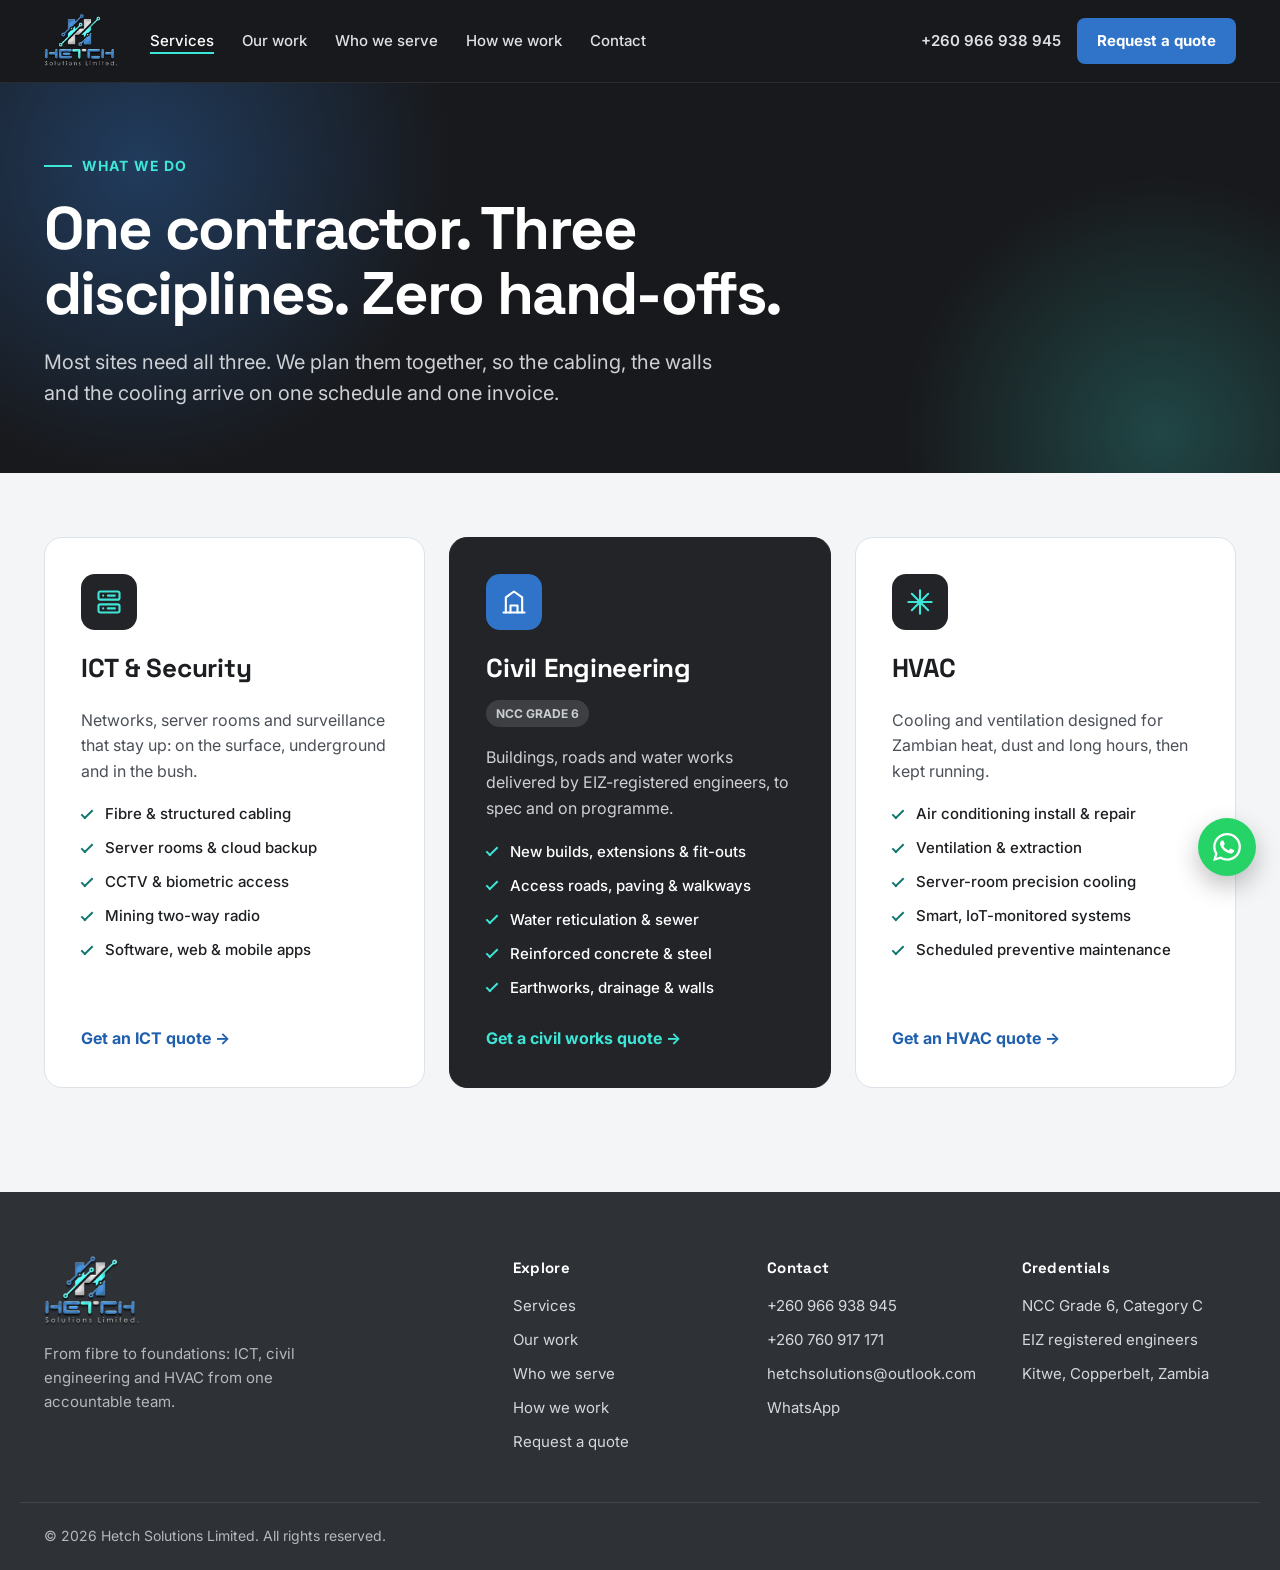
<file: services.html>
<!DOCTYPE html>
<html lang="en">
<head>
    <meta charset="UTF-8">
    <meta name="viewport" content="width=device-width, initial-scale=1.0">
    <meta name="theme-color" content="#18191C">
    <title>Services: ICT, Civil Engineering &amp; HVAC | Hetch Solutions Limited</title>
    <meta name="description" content="ICT and security, NCC Grade 6 civil works, and HVAC from one accountable contractor in Kitwe, Zambia.">
    <meta name="keywords" content="ICT solutions Zambia, HVAC Kitwe, civil engineering Zambia, civil works contractor Zambia, NCC contractor Kitwe, construction Zambia, network infrastructure Zambia, CCTV access control, mining communications, server room Zambia, air conditioning Kitwe">
    <link rel="icon" type="image/png" sizes="32x32" href="favicon.png?v=3">
    <link rel="icon" type="image/x-icon" href="favicon.ico?v=3">
    <link rel="shortcut icon" href="favicon.ico?v=3">
    <link rel="apple-touch-icon" href="apple-touch-icon.png?v=3">

    <!-- Open Graph / social previews -->
    <meta property="og:type" content="website">
    <meta property="og:title" content="Services: ICT, Civil Engineering &amp; HVAC | Hetch Solutions Limited">
    <meta property="og:description" content="ICT and security, NCC Grade 6 civil works, and HVAC from one accountable contractor in Kitwe, Zambia.">
    <meta property="og:image" content="https://hetchsolutions.com/of_use/og-image.jpg">
    <meta property="og:image:width" content="1200">
    <meta property="og:image:height" content="630">
    <meta property="og:url" content="https://hetchsolutions.com/services.html">
    <meta property="og:site_name" content="Hetch Solutions Limited">
    <meta name="twitter:card" content="summary_large_image">
    <meta name="twitter:title" content="Services: ICT, Civil Engineering &amp; HVAC | Hetch Solutions Limited">
    <meta name="twitter:description" content="ICT and security, NCC Grade 6 civil works, and HVAC from one accountable contractor in Kitwe, Zambia.">
    <meta name="twitter:image" content="https://hetchsolutions.com/of_use/og-image.jpg">

    <link rel="canonical" href="https://hetchsolutions.com/services.html">

    <script>document.documentElement.classList.add('js');</script>
    <link rel="preconnect" href="https://fonts.googleapis.com">
    <link rel="preconnect" href="https://fonts.gstatic.com" crossorigin>
    <link href="https://fonts.googleapis.com/css2?family=Inter:wght@400;500;600;700&family=Space+Grotesk:wght@500;600;700&display=swap" rel="stylesheet">
    <link rel="stylesheet" href="styles.css?v=8">
</head>
<body>
    <a class="skip-link" href="#main">Skip to content</a>

    <!-- HEADER -->
    <header class="site-header">
        <div class="container header-row">
            <a href="index.html" class="brand" aria-label="Hetch Solutions Limited, home">
                <img src="of_use/hetch-logo-header.png" alt="Hetch Solutions Limited" width="74" height="54">
            </a>
            <nav class="site-nav" id="siteNav" aria-label="Main">
                <ul>
                    <li><a href="services.html" aria-current="page">Services</a></li>
                    <li><a href="work.html">Our work</a></li>
                    <li><a href="sectors.html">Who we serve</a></li>
                    <li><a href="process.html">How we work</a></li>
                    <li><a href="contact.html">Contact</a></li>
                </ul>
            </nav>
            <div class="header-actions">
                <a href="tel:+260966938945" class="header-phone">+260 966 938 945</a>
                <a href="contact.html" class="btn btn-primary btn-shine btn-sm">Request a quote</a>
                <button class="nav-toggle" type="button" aria-label="Open menu" aria-expanded="false" aria-controls="siteNav">
                    <span></span><span></span><span></span>
                </button>
            </div>
        </div>
        <div class="scroll-progress" aria-hidden="true"></div>
    </header>

    <main id="main">

    <!-- PAGE HEADER -->
    <section class="page-hero glow">
        <div class="container page-hero-inner">
            <p class="eyebrow eyebrow-teal fade-up d1"><span class="dash"></span>What we do</p>
            <h1 class="fade-up d2">One contractor. Three disciplines. Zero hand-offs.</h1>
            <p class="page-lead fade-up d3">Most sites need all three. We plan them together, so the cabling, the walls and the cooling arrive on one schedule and one invoice.</p>
        </div>
    </section>

    <!-- SERVICES -->
    <section id="services" class="section">
        <div class="container">

            <div class="services-grid">
                <article class="card service-card reveal">
                    <div class="icon-tile">
                        <svg aria-hidden="true" width="28" height="28" viewBox="0 0 24 24" fill="none" stroke="currentColor" stroke-width="1.8" stroke-linecap="round" stroke-linejoin="round"><rect x="3" y="3" width="18" height="7" rx="1.5"/><rect x="3" y="14" width="18" height="7" rx="1.5"/><path d="M7 6.5h.01M7 17.5h.01M11 6.5h6M11 17.5h6"/></svg>
                    </div>
                    <h3>ICT &amp; Security</h3>
                    <p>Networks, server rooms and surveillance that stay up: on the surface, underground and in the bush.</p>
                    <ul class="ticks">
                        <li>Fibre &amp; structured cabling</li>
                        <li>Server rooms &amp; cloud backup</li>
                        <li>CCTV &amp; biometric access</li>
                        <li>Mining two-way radio</li>
                        <li>Software, web &amp; mobile apps</li>
                    </ul>
                    <a href="contact.html?service=ICT%20%26%20Security" class="card-link" data-service="ICT &amp; Security">Get an ICT quote →</a>
                </article>

                <article class="card service-card service-card-dark reveal">
                    <div class="icon-tile icon-tile-accent">
                        <svg aria-hidden="true" width="28" height="28" viewBox="0 0 24 24" fill="none" stroke="currentColor" stroke-width="1.8" stroke-linecap="round" stroke-linejoin="round"><path d="M3 21h18"/><path d="M5 21V8l7-5 7 5v13"/><path d="M9 21v-6h6v6"/></svg>
                    </div>
                    <div class="title-row">
                        <h3>Civil Engineering</h3>
                        <span class="badge">NCC GRADE 6</span>
                    </div>
                    <p>Buildings, roads and water works delivered by EIZ-registered engineers, to spec and on programme.</p>
                    <ul class="ticks">
                        <li>New builds, extensions &amp; fit-outs</li>
                        <li>Access roads, paving &amp; walkways</li>
                        <li>Water reticulation &amp; sewer</li>
                        <li>Reinforced concrete &amp; steel</li>
                        <li>Earthworks, drainage &amp; walls</li>
                    </ul>
                    <a href="contact.html?service=Civil%20works" class="card-link" data-service="Civil works">Get a civil works quote →</a>
                </article>

                <article class="card service-card reveal">
                    <div class="icon-tile">
                        <svg aria-hidden="true" width="28" height="28" viewBox="0 0 24 24" fill="none" stroke="currentColor" stroke-width="1.8" stroke-linecap="round" stroke-linejoin="round"><path d="M12 2v20M2 12h20M5 5l14 14M19 5L5 19"/></svg>
                    </div>
                    <h3>HVAC</h3>
                    <p>Cooling and ventilation designed for Zambian heat, dust and long hours, then kept running.</p>
                    <ul class="ticks">
                        <li>Air conditioning install &amp; repair</li>
                        <li>Ventilation &amp; extraction</li>
                        <li>Server-room precision cooling</li>
                        <li>Smart, IoT-monitored systems</li>
                        <li>Scheduled preventive maintenance</li>
                    </ul>
                    <a href="contact.html?service=HVAC" class="card-link" data-service="HVAC">Get an HVAC quote →</a>
                </article>
            </div>
        </div>
    </section>

    </main>

    <!-- FOOTER -->
    <footer class="site-footer">
        <div class="container footer-grid">
            <div class="footer-brand">
                <img src="of_use/hetch-logo-header.png" alt="Hetch Solutions Limited" width="96" height="70">
                <p>From fibre to foundations: ICT, civil engineering and HVAC from one accountable team.</p>
            </div>
            <div>
                <h4>Explore</h4>
                <ul>
                    <li><a href="services.html">Services</a></li>
                    <li><a href="work.html">Our work</a></li>
                    <li><a href="sectors.html">Who we serve</a></li>
                    <li><a href="process.html">How we work</a></li>
                    <li><a href="contact.html">Request a quote</a></li>
                </ul>
            </div>
            <div>
                <h4>Contact</h4>
                <ul>
                    <li><a href="tel:+260966938945">+260 966 938 945</a></li>
                    <li><a href="tel:+260760917171">+260 760 917 171</a></li>
                    <li><a href="mailto:hetchsolutions@outlook.com">hetchsolutions@outlook.com</a></li>
                    <li><a href="https://wa.me/260966938945" target="_blank" rel="noopener noreferrer">WhatsApp</a></li>
                </ul>
            </div>
            <div>
                <h4>Credentials</h4>
                <ul>
                    <li>NCC Grade 6, Category C</li>
                    <li>EIZ registered engineers</li>
                    <li>Kitwe, Copperbelt, Zambia</li>
                </ul>
            </div>
        </div>
        <div class="container footer-bottom">
            <span>© <span id="year">2026</span> Hetch Solutions Limited. All rights reserved.</span>
        </div>
    </footer>

    <!-- WhatsApp button (desktop) -->
    <a href="https://wa.me/260966938945" target="_blank" rel="noopener noreferrer" class="whatsapp-float" aria-label="Chat on WhatsApp">
        <svg width="28" height="28" viewBox="0 0 24 24" fill="currentColor" aria-hidden="true"><path d="M17.472 14.382c-.297-.149-1.758-.867-2.03-.967-.273-.099-.471-.148-.67.15-.197.297-.767.966-.94 1.164-.173.199-.347.223-.644.075-.297-.15-1.255-.463-2.39-1.475-.883-.788-1.48-1.761-1.653-2.059-.173-.297-.018-.458.13-.606.134-.133.298-.347.446-.52.149-.174.198-.298.298-.497.099-.198.05-.371-.025-.52-.075-.149-.669-1.612-.916-2.207-.242-.579-.487-.5-.669-.51-.173-.008-.371-.01-.57-.01-.198 0-.52.074-.792.372-.272.297-1.04 1.016-1.04 2.479 0 1.462 1.065 2.875 1.213 3.074.149.198 2.096 3.2 5.077 4.487.709.306 1.262.489 1.694.625.712.227 1.36.195 1.871.118.571-.085 1.758-.719 2.006-1.413.248-.694.248-1.289.173-1.413-.074-.124-.272-.198-.57-.347m-5.421 7.403h-.004a9.87 9.87 0 01-5.031-1.378l-.361-.214-3.741.982.998-3.648-.235-.374a9.86 9.860 0 01-1.51-5.26c.001-5.45 4.436-9.884 9.888-9.884 2.64 0 5.122 1.03 6.988 2.898a9.825 9.825 0 012.893 6.994c-.003 5.45-4.437 9.884-9.885 9.884m8.413-18.297A11.815 11.815 0 0012.05 0C5.495 0 .16 5.335.157 11.892c0 2.096.547 4.142 1.588 5.945L.057 24l6.305-1.654a11.882 11.882 0 005.683 1.448h.005c6.554 0 11.89-5.335 11.893-11.893a11.821 11.821 0 00-3.48-8.413z"/></svg>
    </a>

    <!-- Call / WhatsApp / Quote bar (phones) -->
    <nav class="mobile-bar" aria-label="Quick contact">
        <a href="tel:+260966938945">
            <svg aria-hidden="true" width="20" height="20" viewBox="0 0 24 24" fill="none" stroke="currentColor" stroke-width="2" stroke-linecap="round" stroke-linejoin="round"><path d="M22 16.9v3a2 2 0 0 1-2.2 2 19.8 19.8 0 0 1-8.6-3.1 19.5 19.5 0 0 1-6-6A19.8 19.8 0 0 1 2.1 4.2 2 2 0 0 1 4.1 2h3a2 2 0 0 1 2 1.7c.1.9.4 1.9.7 2.8a2 2 0 0 1-.5 2.1L8.1 9.9a16 16 0 0 0 6 6l1.3-1.3a2 2 0 0 1 2.1-.4c.9.3 1.9.6 2.8.7a2 2 0 0 1 1.7 2z"/></svg>
            Call
        </a>
        <a href="https://wa.me/260966938945" target="_blank" rel="noopener noreferrer">
            <svg aria-hidden="true" width="20" height="20" viewBox="0 0 24 24" fill="none" stroke="currentColor" stroke-width="2" stroke-linecap="round" stroke-linejoin="round"><path d="M21 11.5a8.4 8.4 0 0 1-12.4 7.4L3 21l2.1-5.4A8.4 8.4 0 1 1 21 11.5z"/></svg>
            WhatsApp
        </a>
        <a href="contact.html" class="mobile-bar-primary">Get a quote</a>
    </nav>

    <script src="script.js?v=8"></script>
</body>
</html>
</file>
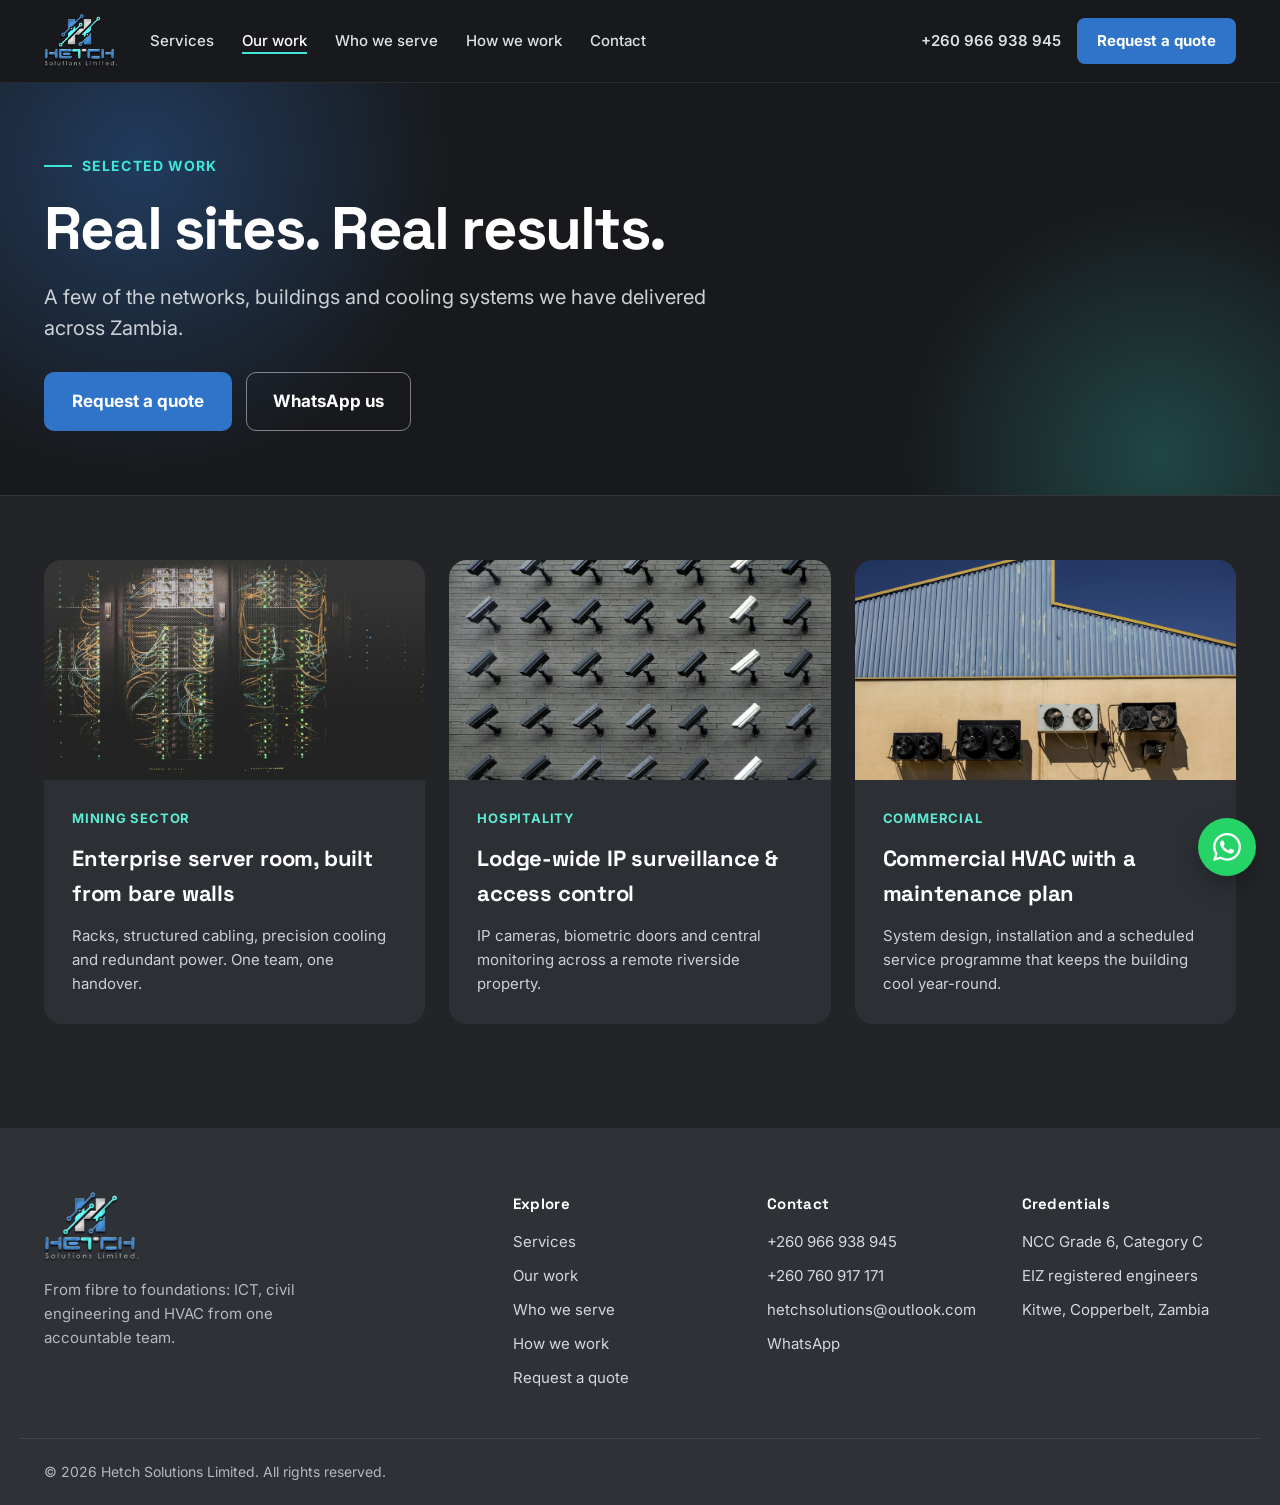
<file: work.html>
<!DOCTYPE html>
<html lang="en">
<head>
    <meta charset="UTF-8">
    <meta name="viewport" content="width=device-width, initial-scale=1.0">
    <meta name="theme-color" content="#18191C">
    <title>Our work | Hetch Solutions Limited</title>
    <meta name="description" content="Selected Hetch Solutions projects across mining, hospitality and commercial sites in Zambia.">
    <meta name="keywords" content="ICT solutions Zambia, HVAC Kitwe, civil engineering Zambia, civil works contractor Zambia, NCC contractor Kitwe, construction Zambia, network infrastructure Zambia, CCTV access control, mining communications, server room Zambia, air conditioning Kitwe">
    <link rel="icon" type="image/png" sizes="32x32" href="favicon.png?v=3">
    <link rel="icon" type="image/x-icon" href="favicon.ico?v=3">
    <link rel="shortcut icon" href="favicon.ico?v=3">
    <link rel="apple-touch-icon" href="apple-touch-icon.png?v=3">

    <!-- Open Graph / social previews -->
    <meta property="og:type" content="website">
    <meta property="og:title" content="Our work | Hetch Solutions Limited">
    <meta property="og:description" content="Selected Hetch Solutions projects across mining, hospitality and commercial sites in Zambia.">
    <meta property="og:image" content="https://hetchsolutions.com/of_use/og-image.jpg">
    <meta property="og:image:width" content="1200">
    <meta property="og:image:height" content="630">
    <meta property="og:url" content="https://hetchsolutions.com/work.html">
    <meta property="og:site_name" content="Hetch Solutions Limited">
    <meta name="twitter:card" content="summary_large_image">
    <meta name="twitter:title" content="Our work | Hetch Solutions Limited">
    <meta name="twitter:description" content="Selected Hetch Solutions projects across mining, hospitality and commercial sites in Zambia.">
    <meta name="twitter:image" content="https://hetchsolutions.com/of_use/og-image.jpg">

    <link rel="canonical" href="https://hetchsolutions.com/work.html">

    <script>document.documentElement.classList.add('js');</script>
    <link rel="preconnect" href="https://fonts.googleapis.com">
    <link rel="preconnect" href="https://fonts.gstatic.com" crossorigin>
    <link href="https://fonts.googleapis.com/css2?family=Inter:wght@400;500;600;700&family=Space+Grotesk:wght@500;600;700&display=swap" rel="stylesheet">
    <link rel="stylesheet" href="styles.css?v=8">
</head>
<body>
    <a class="skip-link" href="#main">Skip to content</a>

    <!-- HEADER -->
    <header class="site-header">
        <div class="container header-row">
            <a href="index.html" class="brand" aria-label="Hetch Solutions Limited, home">
                <img src="of_use/hetch-logo-header.png" alt="Hetch Solutions Limited" width="74" height="54">
            </a>
            <nav class="site-nav" id="siteNav" aria-label="Main">
                <ul>
                    <li><a href="services.html">Services</a></li>
                    <li><a href="work.html" aria-current="page">Our work</a></li>
                    <li><a href="sectors.html">Who we serve</a></li>
                    <li><a href="process.html">How we work</a></li>
                    <li><a href="contact.html">Contact</a></li>
                </ul>
            </nav>
            <div class="header-actions">
                <a href="tel:+260966938945" class="header-phone">+260 966 938 945</a>
                <a href="contact.html" class="btn btn-primary btn-shine btn-sm">Request a quote</a>
                <button class="nav-toggle" type="button" aria-label="Open menu" aria-expanded="false" aria-controls="siteNav">
                    <span></span><span></span><span></span>
                </button>
            </div>
        </div>
        <div class="scroll-progress" aria-hidden="true"></div>
    </header>

    <main id="main">

    <!-- PAGE HEADER -->
    <section class="page-hero glow">
        <div class="container page-hero-inner">
            <p class="eyebrow eyebrow-teal fade-up d1"><span class="dash"></span>Selected work</p>
            <h1 class="fade-up d2">Real sites. Real results.</h1>
            <p class="page-lead fade-up d3">A few of the networks, buildings and cooling systems we have delivered across Zambia.</p>
            <div class="hero-buttons fade-up d4">
                <a href="contact.html" class="btn btn-primary btn-lg btn-shine">Request a quote</a>
                <a href="https://wa.me/260966938945" target="_blank" rel="noopener noreferrer" class="btn btn-ghost btn-lg">WhatsApp us</a>
            </div>
        </div>
    </section>

    <!-- WORK -->
    <section id="work" class="section section-dark">
        <div class="container">
            <div class="work-grid">
                <article class="card work-card reveal">
                    <div class="work-photo"><div class="ph img-server" role="img" aria-label="Server racks in a data room"></div></div>
                    <div class="work-body">
                        <p class="work-tag">Mining sector</p>
                        <h3>Enterprise server room, built from bare walls</h3>
                        <p>Racks, structured cabling, precision cooling and redundant power. One team, one handover.</p>
                    </div>
                </article>
                <article class="card work-card reveal">
                    <div class="work-photo"><div class="ph img-cctv" role="img" aria-label="Security camera"></div></div>
                    <div class="work-body">
                        <p class="work-tag">Hospitality</p>
                        <h3>Lodge-wide IP surveillance &amp; access control</h3>
                        <p>IP cameras, biometric doors and central monitoring across a remote riverside property.</p>
                    </div>
                </article>
                <article class="card work-card reveal">
                    <div class="work-photo"><div class="ph img-hvac" role="img" aria-label="Air conditioning units"></div></div>
                    <div class="work-body">
                        <p class="work-tag">Commercial</p>
                        <h3>Commercial HVAC with a maintenance plan</h3>
                        <p>System design, installation and a scheduled service programme that keeps the building cool year-round.</p>
                    </div>
                </article>
            </div>
        </div>
    </section>

    </main>

    <!-- FOOTER -->
    <footer class="site-footer">
        <div class="container footer-grid">
            <div class="footer-brand">
                <img src="of_use/hetch-logo-header.png" alt="Hetch Solutions Limited" width="96" height="70">
                <p>From fibre to foundations: ICT, civil engineering and HVAC from one accountable team.</p>
            </div>
            <div>
                <h4>Explore</h4>
                <ul>
                    <li><a href="services.html">Services</a></li>
                    <li><a href="work.html">Our work</a></li>
                    <li><a href="sectors.html">Who we serve</a></li>
                    <li><a href="process.html">How we work</a></li>
                    <li><a href="contact.html">Request a quote</a></li>
                </ul>
            </div>
            <div>
                <h4>Contact</h4>
                <ul>
                    <li><a href="tel:+260966938945">+260 966 938 945</a></li>
                    <li><a href="tel:+260760917171">+260 760 917 171</a></li>
                    <li><a href="mailto:hetchsolutions@outlook.com">hetchsolutions@outlook.com</a></li>
                    <li><a href="https://wa.me/260966938945" target="_blank" rel="noopener noreferrer">WhatsApp</a></li>
                </ul>
            </div>
            <div>
                <h4>Credentials</h4>
                <ul>
                    <li>NCC Grade 6, Category C</li>
                    <li>EIZ registered engineers</li>
                    <li>Kitwe, Copperbelt, Zambia</li>
                </ul>
            </div>
        </div>
        <div class="container footer-bottom">
            <span>© <span id="year">2026</span> Hetch Solutions Limited. All rights reserved.</span>
        </div>
    </footer>

    <!-- WhatsApp button (desktop) -->
    <a href="https://wa.me/260966938945" target="_blank" rel="noopener noreferrer" class="whatsapp-float" aria-label="Chat on WhatsApp">
        <svg width="28" height="28" viewBox="0 0 24 24" fill="currentColor" aria-hidden="true"><path d="M17.472 14.382c-.297-.149-1.758-.867-2.03-.967-.273-.099-.471-.148-.67.15-.197.297-.767.966-.94 1.164-.173.199-.347.223-.644.075-.297-.15-1.255-.463-2.39-1.475-.883-.788-1.48-1.761-1.653-2.059-.173-.297-.018-.458.13-.606.134-.133.298-.347.446-.52.149-.174.198-.298.298-.497.099-.198.05-.371-.025-.52-.075-.149-.669-1.612-.916-2.207-.242-.579-.487-.5-.669-.51-.173-.008-.371-.01-.57-.01-.198 0-.52.074-.792.372-.272.297-1.04 1.016-1.04 2.479 0 1.462 1.065 2.875 1.213 3.074.149.198 2.096 3.2 5.077 4.487.709.306 1.262.489 1.694.625.712.227 1.36.195 1.871.118.571-.085 1.758-.719 2.006-1.413.248-.694.248-1.289.173-1.413-.074-.124-.272-.198-.57-.347m-5.421 7.403h-.004a9.87 9.87 0 01-5.031-1.378l-.361-.214-3.741.982.998-3.648-.235-.374a9.86 9.860 0 01-1.51-5.26c.001-5.45 4.436-9.884 9.888-9.884 2.64 0 5.122 1.03 6.988 2.898a9.825 9.825 0 012.893 6.994c-.003 5.45-4.437 9.884-9.885 9.884m8.413-18.297A11.815 11.815 0 0012.05 0C5.495 0 .16 5.335.157 11.892c0 2.096.547 4.142 1.588 5.945L.057 24l6.305-1.654a11.882 11.882 0 005.683 1.448h.005c6.554 0 11.89-5.335 11.893-11.893a11.821 11.821 0 00-3.48-8.413z"/></svg>
    </a>

    <!-- Call / WhatsApp / Quote bar (phones) -->
    <nav class="mobile-bar" aria-label="Quick contact">
        <a href="tel:+260966938945">
            <svg aria-hidden="true" width="20" height="20" viewBox="0 0 24 24" fill="none" stroke="currentColor" stroke-width="2" stroke-linecap="round" stroke-linejoin="round"><path d="M22 16.9v3a2 2 0 0 1-2.2 2 19.8 19.8 0 0 1-8.6-3.1 19.5 19.5 0 0 1-6-6A19.8 19.8 0 0 1 2.1 4.2 2 2 0 0 1 4.1 2h3a2 2 0 0 1 2 1.7c.1.9.4 1.9.7 2.8a2 2 0 0 1-.5 2.1L8.1 9.9a16 16 0 0 0 6 6l1.3-1.3a2 2 0 0 1 2.1-.4c.9.3 1.9.6 2.8.7a2 2 0 0 1 1.7 2z"/></svg>
            Call
        </a>
        <a href="https://wa.me/260966938945" target="_blank" rel="noopener noreferrer">
            <svg aria-hidden="true" width="20" height="20" viewBox="0 0 24 24" fill="none" stroke="currentColor" stroke-width="2" stroke-linecap="round" stroke-linejoin="round"><path d="M21 11.5a8.4 8.4 0 0 1-12.4 7.4L3 21l2.1-5.4A8.4 8.4 0 1 1 21 11.5z"/></svg>
            WhatsApp
        </a>
        <a href="contact.html" class="mobile-bar-primary">Get a quote</a>
    </nav>

    <script src="script.js?v=8"></script>
</body>
</html>
</file>
<file: styles.css>
/* =========================================================
   Hetch Solutions Limited: site styles
   Palette taken from the logo: charcoal, blue, aqua teal, silver
   ========================================================= */
:root {
    --charcoal: #18191C;
    --charcoal-2: #222428;
    --charcoal-3: #2C2F34;
    --footer: #2E3136;
    --blue: #2F74C8;          /* buttons (white text passes contrast) */
    --blue-ink: #1F5FAE;      /* blue text on light backgrounds */
    --blue-ink-hover: #164A8A;
    --blue-trace: #4A90E2;
    --teal: #3EE6D8;          /* teal on dark backgrounds */
    --teal-mid: #2ED3C6;
    --teal-ink: #0F766E;      /* teal text on light backgrounds */
    --silver: #C9CED3;
    --ground: #F3F5F7;
    --grey-band: #E4E8EC;
    --line: #DDE2E7;
    --line-strong: #C3CAD2;
    --ink: #1C1E22;
    --ink-2: #34383E;
    --muted: #4B5058;
    --on-dark: #CDD1D6;
    --on-dark-muted: #B4B9BF;
    --radius: 18px;
    --header-h: 82px;
    --font-body: 'Inter', 'Segoe UI', system-ui, sans-serif;
    --font-head: 'Space Grotesk', 'Segoe UI', system-ui, sans-serif;
}

*, *::before, *::after { box-sizing: border-box; }
html { scroll-behavior: smooth; -webkit-text-size-adjust: 100%; }
body {
    margin: 0;
    font-family: var(--font-body);
    line-height: 1.6;
    color: var(--ink);
    background: var(--ground);
    overflow-x: hidden;
}
img { max-width: 100%; }
h1, h2, h3, h4 { font-family: var(--font-head); margin: 0; letter-spacing: -0.01em; }
p { margin: 0; }
a { color: var(--blue-ink); }
a:hover { color: var(--blue-ink-hover); }
section[id] { scroll-margin-top: var(--header-h); }

.container { max-width: 1240px; margin: 0 auto; padding: 0 24px; }
.sr-only { position: absolute; width: 1px; height: 1px; padding: 0; margin: -1px; overflow: hidden; clip: rect(0 0 0 0); white-space: nowrap; border: 0; }
.skip-link { position: absolute; left: 12px; top: -60px; z-index: 100; background: #fff; color: var(--ink); padding: 10px 14px; border-radius: 8px; font-weight: 600; }
.skip-link:focus { top: 12px; }
:focus-visible { outline: 3px solid var(--teal-mid); outline-offset: 2px; }

/* ---------- Buttons ---------- */
.btn {
    display: inline-flex; align-items: center; justify-content: center; gap: 10px;
    font-family: var(--font-body); font-weight: 700; text-decoration: none;
    border-radius: 10px; border: 0; cursor: pointer; min-height: 44px;
    transition: transform .2s ease, box-shadow .2s ease, background .2s ease, border-color .2s ease;
}
.btn-sm { font-size: 15px; padding: 11px 20px; border-radius: 8px; }
.btn-lg { font-size: 17px; padding: 16px 28px; }
.btn-block { width: 100%; }
.btn-primary { background: var(--blue); color: #fff; }
.btn-primary:hover { color: #fff; transform: translateY(-2px); box-shadow: 0 12px 28px rgba(47,116,200,.45); }
.btn-ghost { color: #fff; border: 1.5px solid rgba(255,255,255,.45); padding: 15px 26px; }
.btn-ghost:hover { color: #fff; background: rgba(62,230,216,.12); border-color: var(--teal); }
.btn-shine { position: relative; overflow: hidden; }
.btn-shine::after {
    content: ""; position: absolute; top: 0; left: -60%; width: 40%; height: 100%;
    background: linear-gradient(100deg, transparent, rgba(255,255,255,.38), transparent);
    transform: skewX(-20deg); animation: shine 5s ease-in-out infinite 1.5s; pointer-events: none;
}
@keyframes shine { 0%, 72% { left: -60%; } 100% { left: 140%; } }
.nudge { transition: transform .2s ease; }
.btn:hover .nudge { transform: translateX(5px); }

/* ---------- Header ---------- */
.site-header {
    position: sticky; top: 0; z-index: 50;
    background: var(--charcoal);
    border-bottom: 1px solid rgba(255,255,255,.08);
}
.header-row { display: flex; align-items: center; gap: 32px; min-height: var(--header-h); }
.brand img { display: block; height: 54px; width: auto; }
.site-nav ul { list-style: none; margin: 0; padding: 0; display: flex; gap: 28px; }
.site-nav a { color: #DDE0E4; text-decoration: none; font-size: 15px; font-weight: 500; }
.site-nav a:hover { color: #fff; }
.header-actions { display: flex; align-items: center; gap: 16px; margin-left: auto; }
.header-phone { color: #DDE0E4; text-decoration: none; font-size: 15px; font-weight: 600; }
.header-phone:hover { color: #fff; }
.nav-toggle {
    display: none; width: 44px; height: 44px; border: 0; border-radius: 8px;
    background: transparent; cursor: pointer; padding: 10px;
    flex-direction: column; justify-content: center; gap: 5px;
}
.nav-toggle span { display: block; height: 2px; background: #fff; border-radius: 2px; transition: transform .25s ease, opacity .25s ease; }
.nav-toggle[aria-expanded="true"] span:nth-child(1) { transform: translateY(7px) rotate(45deg); }
.nav-toggle[aria-expanded="true"] span:nth-child(2) { opacity: 0; }
.nav-toggle[aria-expanded="true"] span:nth-child(3) { transform: translateY(-7px) rotate(-45deg); }
.scroll-progress {
    position: absolute; left: 0; bottom: -1px; height: 2px; width: 100%;
    background: linear-gradient(90deg, var(--blue), var(--teal));
    transform: scaleX(0); transform-origin: left;
}

/* ---------- Hero ---------- */
.hero { position: relative; overflow: hidden; background: var(--charcoal); color: #fff; }
.hero-photo {
    position: absolute; inset: -3%;
    background: url('of_use/slides/telecom-tower.jpg') center / cover no-repeat;
    animation: kenburns 26s ease-in-out infinite alternate;
}
.hero-shade { position: absolute; inset: 0; background: linear-gradient(90deg, rgba(20,21,24,.95) 0%, rgba(20,21,24,.84) 45%, rgba(20,21,24,.5) 100%); }
@keyframes kenburns { from { transform: scale(1) translate(0, 0); } to { transform: scale(1.12) translate(-2%, -1.5%); } }
.hero-inner { position: relative; z-index: 2; padding-top: 120px; padding-bottom: 56px; display: flex; flex-direction: column; gap: 28px; }
.hero h1 { font-weight: 700; font-size: clamp(38px, 6vw, 76px); line-height: 1.08; letter-spacing: -0.03em; max-width: 880px; }
.hero-lead { font-size: clamp(17px, 2vw, 20px); line-height: 1.55; color: var(--on-dark); max-width: 620px; }
.hero-buttons { display: flex; gap: 14px; flex-wrap: wrap; margin-top: 6px; }

.eyebrow { display: inline-flex; align-items: center; gap: 10px; font-size: 14px; font-weight: 700; letter-spacing: .08em; text-transform: uppercase; color: var(--blue-ink); }
.eyebrow-teal { color: var(--teal); }
.eyebrow-teal-dark { color: var(--teal-ink); }
.dash { width: 28px; height: 2px; background: var(--teal); display: inline-block; transform-origin: left; animation: grow 1.2s cubic-bezier(.6,0,.2,1) both .2s; }
@keyframes grow { from { transform: scaleX(0); } to { transform: scaleX(1); } }

/* rotating word */
.rot { display: inline-block; height: 1.08em; line-height: 1.08em; overflow: hidden; vertical-align: bottom; color: var(--teal); }
.rot-track { display: flex; flex-direction: column; animation: rot 11s cubic-bezier(.75,0,.25,1) infinite; }
.rot-track span { display: block; height: 1.08em; line-height: 1.08em; }
@keyframes rot {
    0%, 20% { transform: translateY(0); }
    25%, 45% { transform: translateY(-1.08em); }
    50%, 70% { transform: translateY(-2.16em); }
    75%, 95% { transform: translateY(-3.24em); }
    100% { transform: translateY(-4.32em); }
}

/* load-in */
.fade-up { animation: fadeUp .9s cubic-bezier(.2,.7,.2,1) both; }
.d1 { animation-delay: .05s; } .d2 { animation-delay: .18s; } .d3 { animation-delay: .32s; } .d4 { animation-delay: .46s; } .d5 { animation-delay: .62s; }
@keyframes fadeUp { from { opacity: 0; transform: translateY(28px); } to { opacity: 1; transform: none; } }

/* credentials strip */
.creds {
    margin-top: 72px; display: grid; grid-template-columns: repeat(auto-fit, minmax(190px, 1fr));
    gap: 1px; background: rgba(255,255,255,.14); border: 1px solid rgba(255,255,255,.14);
    border-radius: 14px; overflow: hidden;
}
.cred { position: relative; background: rgba(20,21,24,.78); padding: 20px 22px; display: flex; flex-direction: column; gap: 4px; transition: background .25s ease; }
.cred strong { font-family: var(--font-head); font-size: 22px; font-weight: 700; }
.cred > span { font-size: 14px; color: var(--on-dark-muted); }
.cred::after { content: ""; position: absolute; left: 0; bottom: 0; height: 2px; width: 100%; background: linear-gradient(90deg, var(--blue), var(--teal)); transform: scaleX(0); transform-origin: left; transition: transform .35s ease; }
.cred:hover { background: rgba(30,32,36,.92); }
.cred:hover::after { transform: scaleX(1); }

/* circuit traces + original logo */
.circuit { position: absolute; z-index: 1; top: 70px; right: max(0px, calc(50% - 700px)); width: 560px; height: 520px; pointer-events: none; }
.circuit svg { position: absolute; inset: 0; overflow: visible; }
.tr { fill: none; stroke-width: 3; stroke-linecap: round; stroke-linejoin: round; animation: draw 2.4s cubic-bezier(.6,0,.2,1) both; }
.tr1 { stroke: var(--teal); stroke-dasharray: 380; stroke-dashoffset: 380; animation-delay: .3s; }
.tr2 { stroke: var(--blue-trace); stroke-dasharray: 480; stroke-dashoffset: 480; animation-delay: .6s; }
.tr3 { stroke: var(--silver); stroke-dasharray: 870; stroke-dashoffset: 870; animation-delay: .9s; }
@keyframes draw { to { stroke-dashoffset: 0; } }
.node { animation: nodeIn .5s ease both 2.4s; transform-box: fill-box; transform-origin: center; }
@keyframes nodeIn { from { opacity: 0; transform: scale(0); } to { opacity: 1; transform: scale(1); } }
.pulse { transform-box: fill-box; transform-origin: center; opacity: 0; animation: pulse 2.2s ease-out infinite 2.8s; }
@keyframes pulse { 0% { opacity: .8; transform: scale(1); } 100% { opacity: 0; transform: scale(3.2); } }
.logo-flash { position: absolute; left: 60px; top: 40px; width: 480px; height: 350px; animation: flash 1.2s ease-out infinite 6.2s; }
.logo-img { display: block; width: 480px; height: 350px; opacity: .15; filter: grayscale(1) brightness(.6); animation: ignite 1.8s ease-out 2.9s forwards; }
@keyframes ignite {
    0% { opacity: .15; filter: grayscale(1) brightness(.6) drop-shadow(0 0 0 rgba(62,230,216,0)); }
    28% { opacity: 1; filter: grayscale(0) brightness(1.6) saturate(1.3) drop-shadow(0 0 26px rgba(62,230,216,.95)); }
    100% { opacity: 1; filter: grayscale(0) brightness(1) saturate(1) drop-shadow(0 0 12px rgba(62,230,216,.35)); }
}
@keyframes flash {
    0% { filter: brightness(1.3) drop-shadow(0 0 16px rgba(62,230,216,.7)); }
    60%, 100% { filter: brightness(1) drop-shadow(0 0 0 rgba(62,230,216,0)); }
}
.pkt { position: absolute; top: 0; left: 0; width: 10px; height: 10px; border-radius: 50%; offset-anchor: center; offset-rotate: 0deg; opacity: 0; animation: travel 3.6s cubic-bezier(.45,0,.55,1) infinite; }
.pk1 { background: var(--teal); box-shadow: 0 0 14px 4px rgba(62,230,216,.7); offset-path: path('M48 505 L48 239 L155 239'); animation-delay: 2.6s; }
.pk2 { background: #7DB4F0; box-shadow: 0 0 14px 4px rgba(74,144,226,.7); offset-path: path('M30 505 L30 174 L173 174'); animation-delay: 3.8s; }
.pk3 { background: #F4F6F8; box-shadow: 0 0 12px 3px rgba(201,206,211,.7); offset-path: path('M12 505 L12 20 L341 20 L341 72'); animation-delay: 5s; }
@keyframes travel { 0% { offset-distance: 0%; opacity: 0; } 10% { opacity: 1; } 88% { opacity: 1; } 100% { offset-distance: 100%; opacity: 0; } }
/* power-down before the circuit replays (class added by script.js) */
.circuit.powering-down .logo-flash { animation: none; }
.circuit.powering-down .logo-img { animation: powerdown 1.6s ease-in forwards; }
.circuit.powering-down svg, .circuit.powering-down .pkt { transition: opacity 1.2s ease-in; opacity: 0; }
@keyframes powerdown {
    0% { opacity: 1; filter: grayscale(0) brightness(1) saturate(1) drop-shadow(0 0 12px rgba(62,230,216,.35)); }
    12% { opacity: 1; filter: grayscale(0) brightness(1.35) saturate(1.2) drop-shadow(0 0 20px rgba(62,230,216,.7)); }
    100% { opacity: .15; filter: grayscale(1) brightness(.6) drop-shadow(0 0 0 rgba(62,230,216,0)); }
}

/* ---------- Clients marquee ---------- */
.clients { background: var(--grey-band); border-bottom: 1px solid #D3D9DF; }
.clients-row { display: flex; align-items: center; gap: 32px; padding-top: 26px; padding-bottom: 26px; }
.clients-label { font-size: 13px; font-weight: 700; letter-spacing: .08em; text-transform: uppercase; color: var(--muted); white-space: nowrap; }
.marquee { flex: 1 1 auto; min-width: 0; overflow: hidden; -webkit-mask-image: linear-gradient(90deg, transparent, #000 8%, #000 92%, transparent); mask-image: linear-gradient(90deg, transparent, #000 8%, #000 92%, transparent); }
.marquee-track { display: flex; width: max-content; animation: marquee 36s linear infinite; }
.marquee:hover .marquee-track { animation-play-state: paused; }
.marquee-group { display: flex; gap: 48px; padding: 0 48px 0 0; margin: 0; list-style: none; white-space: nowrap; font-family: var(--font-head); font-weight: 600; font-size: 18px; color: var(--ink-2); }
@keyframes marquee { to { transform: translateX(-50%); } }

/* ---------- Sections ---------- */
.section { padding: 104px 0; }
.section-tight { padding-top: 24px; }
.section h2 { font-size: clamp(30px, 3.8vw, 46px); line-height: 1.1; letter-spacing: -0.02em; margin-top: 12px; }
.section-head { margin-bottom: 48px; }
.section-head.split { display: flex; justify-content: space-between; align-items: flex-end; gap: 24px; flex-wrap: wrap; }
.section-head.split > div { max-width: 660px; }
.section-intro { max-width: 420px; font-size: 17px; line-height: 1.6; color: var(--muted); }
.section-dark { background: var(--charcoal-2); color: #fff; }
.link-teal { color: var(--teal); font-weight: 700; text-decoration: none; }
.link-teal:hover { color: #fff; }

.card { transition: transform .2s ease, box-shadow .2s ease; }
.card:hover { transform: translateY(-4px); box-shadow: 0 18px 40px rgba(20,21,24,.14); }

/* services */
.services-grid { display: grid; grid-template-columns: repeat(auto-fit, minmax(300px, 1fr)); gap: 24px; }
.service-card { background: #fff; border: 1px solid var(--line); border-radius: var(--radius); padding: 36px; display: flex; flex-direction: column; gap: 18px; }
.service-card h3 { font-size: 26px; }
.service-card > p { font-size: 16px; line-height: 1.6; color: var(--muted); }
.service-card-dark { background: var(--charcoal-2); border-color: var(--charcoal-2); color: #fff; }
.service-card-dark > p { color: var(--on-dark); }
.icon-tile { width: 56px; height: 56px; border-radius: 14px; background: var(--charcoal-2); color: var(--teal); display: flex; align-items: center; justify-content: center; transition: transform .35s cubic-bezier(.3,1.6,.5,1); }
.icon-tile-accent { background: var(--blue); color: #fff; }
.card:hover .icon-tile { transform: rotate(-8deg) scale(1.1); }
.title-row { display: flex; align-items: center; gap: 10px; flex-wrap: wrap; }
.badge { font-size: 12px; font-weight: 700; padding: 4px 10px; border-radius: 99px; background: rgba(255,255,255,.12); color: var(--silver); }
.ticks { margin: 0; padding: 0; list-style: none; display: flex; flex-direction: column; gap: 10px; font-size: 15px; font-weight: 500; }
.ticks li { padding-left: 24px; position: relative; }
.ticks li::before { content: ""; position: absolute; left: 0; top: .5em; width: 12px; height: 6px; border-left: 2px solid var(--teal-ink); border-bottom: 2px solid var(--teal-ink); transform: rotate(-45deg); }
.service-card-dark .ticks li::before { border-color: var(--teal); }
.card-link { margin-top: auto; padding-top: 8px; font-weight: 700; text-decoration: none; }
.service-card-dark .card-link { color: var(--teal); }
.service-card-dark .card-link:hover { color: #fff; }

/* sectors */
.sectors-grid { display: grid; grid-template-columns: repeat(auto-fit, minmax(180px, 1fr)); gap: 16px; margin-top: 36px; }
.sector { background: #fff; border: 1px solid var(--line); border-radius: 14px; padding: 22px; display: flex; flex-direction: column; gap: 6px; min-height: 120px; }
.sector-bar { width: 32px; height: 4px; border-radius: 2px; background: var(--teal-mid); margin-bottom: 8px; }
.sector h3 { font-size: 20px; }
.sector p { font-size: 14px; line-height: 1.45; color: var(--muted); }

/* work */
.work-grid { display: grid; grid-template-columns: repeat(auto-fit, minmax(300px, 1fr)); gap: 24px; }
.work-card { background: var(--charcoal-3); border-radius: var(--radius); overflow: hidden; display: flex; flex-direction: column; }
.work-card:hover { box-shadow: 0 18px 40px rgba(0,0,0,.35); }
.work-photo { height: 220px; overflow: hidden; }
.ph { width: 100%; height: 100%; background-size: cover; background-position: center; transition: transform .7s cubic-bezier(.2,.7,.2,1); }
.work-card:hover .ph { transform: scale(1.07); }
.img-server { background-image: url('of_use/slides/server-room.jpg'); }
.img-cctv { background-image: url('of_use/slides/cctv.jpg'); }
.img-hvac { background-image: url('of_use/slides/hvac.jpg'); }
.work-body { padding: 28px; display: flex; flex-direction: column; gap: 12px; }
.work-tag { font-size: 13px; font-weight: 700; letter-spacing: .06em; text-transform: uppercase; color: #5EEAD4; }
.work-body h3 { font-size: 22px; }
.work-body p:not(.work-tag) { font-size: 15px; line-height: 1.6; color: var(--on-dark); }

/* process */
.steps { list-style: none; margin: 44px 0 0; padding: 0; display: grid; grid-template-columns: repeat(auto-fit, minmax(220px, 1fr)); gap: 24px; }
.step { position: relative; border-top: 3px solid var(--line-strong); padding-top: 22px; display: flex; flex-direction: column; gap: 10px; }
.step::before { content: ""; position: absolute; top: -3px; left: 0; height: 3px; width: 100%; background: var(--teal-mid); transform: scaleX(0); transform-origin: left; transition: transform 1s cubic-bezier(.6,0,.2,1) .25s; }
.step.is-visible::before, html:not(.js) .step::before { transform: scaleX(1); }
.step-n { font-family: var(--font-head); font-size: 44px; font-weight: 700; color: var(--teal-ink); line-height: 1; }
.step h3 { font-size: 21px; }
.step p { font-size: 15px; line-height: 1.6; color: var(--muted); }

/* testimonial (enable in index.html once a real quote exists) */
.testimonial { background: var(--grey-band); }
.testimonial-inner { max-width: 960px; padding-top: 96px; padding-bottom: 96px; text-align: center; display: flex; flex-direction: column; align-items: center; gap: 24px; }
.testimonial blockquote { margin: 0; font-family: var(--font-head); font-size: clamp(24px, 3vw, 34px); line-height: 1.3; font-weight: 600; }
.testimonial-by { font-size: 15px; color: var(--muted); }

/* ---------- Contact ---------- */
.contact { background: var(--charcoal); color: #fff; }
.glow { position: relative; overflow: hidden; }
.glow::before, .glow::after { content: ""; position: absolute; border-radius: 50%; pointer-events: none; }
.glow::before { width: 680px; height: 680px; top: -260px; left: -200px; background: radial-gradient(circle, rgba(47,116,200,.38), transparent 65%); animation: drift 16s ease-in-out infinite alternate; }
.glow::after { width: 560px; height: 560px; bottom: -240px; right: -160px; background: radial-gradient(circle, rgba(62,230,216,.22), transparent 65%); animation: drift 19s ease-in-out infinite alternate-reverse; }
.glow > .container { position: relative; z-index: 1; }
@keyframes drift { from { transform: translate(0, 0); } to { transform: translate(120px, 80px); } }
.contact-row { display: flex; flex-wrap: wrap; gap: 56px; }
.contact-copy { flex: 1 1 380px; min-width: 0; display: flex; flex-direction: column; gap: 22px; }
.contact-copy h2, .contact-copy h1 { font-size: clamp(32px, 4.4vw, 54px); line-height: 1.05; margin: 0; font-weight: 700; letter-spacing: -0.02em; }
.contact-lead { font-size: 18px; line-height: 1.6; color: var(--on-dark); }
.contact-list { list-style: none; margin: 12px 0 0; padding: 0; display: flex; flex-direction: column; gap: 14px; font-size: 16px; color: var(--on-dark); }
.contact-list li { display: flex; gap: 12px; align-items: center; }
.contact-list svg { flex: none; color: var(--teal); }
.contact-list a { color: #fff; text-decoration: none; }
.contact-list a:hover { color: var(--teal); }

.quote-form { flex: 1 1 420px; min-width: 0; background: #fff; color: var(--ink); border-radius: 20px; padding: 36px; display: flex; flex-direction: column; gap: 18px; }
.quote-form h3 { font-size: 24px; }
.quote-form label { display: flex; flex-direction: column; gap: 6px; font-size: 14px; font-weight: 600; }
.quote-form input[type="text"], .quote-form input[type="tel"], .quote-form input[type="email"], .quote-form textarea {
    font: inherit; font-size: 16px; font-weight: 400; color: var(--ink);
    border: 1.5px solid var(--line-strong); border-radius: 10px; padding: 13px 14px; background: #fff;
    transition: border-color .2s ease, box-shadow .2s ease;
}
.quote-form input:focus, .quote-form textarea:focus { outline: none; border-color: var(--blue); box-shadow: 0 0 0 3px rgba(47,116,200,.2); }
.quote-form input[aria-invalid="true"] { border-color: #B42318; }
.quote-form textarea { resize: vertical; min-height: 110px; }
.form-grid { display: grid; grid-template-columns: repeat(auto-fit, minmax(180px, 1fr)); gap: 16px; }
.chips { border: 0; padding: 0; margin: 0; display: flex; flex-wrap: wrap; gap: 10px; }
.chips legend { font-size: 14px; font-weight: 600; margin-bottom: 10px; padding: 0; }
.quote-form .chip { display: inline-flex; flex-direction: row; cursor: pointer; }
.chip input { position: absolute; opacity: 0; width: 1px; height: 1px; }
.chip span { display: inline-flex; align-items: center; min-height: 44px; padding: 10px 16px; border-radius: 99px; border: 1.5px solid var(--line-strong); background: #fff; font-size: 15px; font-weight: 600; transition: background .2s ease, color .2s ease, border-color .2s ease; }
.chip input:checked + span { background: var(--teal-ink); border-color: var(--teal-ink); color: #fff; }
.chip input:focus-visible + span { outline: 3px solid var(--teal-mid); outline-offset: 2px; }
.form-msg { border-radius: 10px; padding: 14px 16px; font-weight: 600; font-size: 15px; }
.form-msg-ok { background: #E8F3EC; color: #14532D; }
.form-msg-err { background: #FDECEC; color: #8A1C1C; }
.form-alt { font-size: 14px; color: var(--muted); text-align: center; }
.opt { font-weight: 400; color: var(--muted); }
.hp { position: absolute !important; left: -9999px; width: 1px; height: 1px; overflow: hidden; }
.quote-form { position: relative; }
.quote-form button[disabled] { opacity: .7; cursor: progress; }

/* ---------- Footer ---------- */
.site-footer { background: var(--footer); color: #D3D9DF; padding-top: 64px; }
.footer-grid { display: grid; grid-template-columns: 2fr repeat(3, 1fr); gap: 40px; padding-bottom: 48px; }
.footer-brand img { height: 70px; width: auto; display: block; margin-bottom: 16px; }
.footer-brand p { max-width: 320px; font-size: 15px; color: var(--on-dark-muted); }
.site-footer h4 { font-size: 15px; color: #fff; margin-bottom: 14px; letter-spacing: .02em; }
.site-footer ul { list-style: none; margin: 0; padding: 0; display: flex; flex-direction: column; gap: 10px; font-size: 15px; }
.site-footer a { color: #D3D9DF; text-decoration: none; }
.site-footer a:hover { color: var(--teal); }
.footer-bottom { border-top: 1px solid rgba(255,255,255,.1); padding-top: 22px; padding-bottom: 22px; font-size: 14px; color: var(--on-dark-muted); }

/* ---------- Floating + mobile contact ---------- */
.whatsapp-float {
    position: fixed; right: 24px; bottom: 24px; z-index: 40;
    width: 58px; height: 58px; border-radius: 50%;
    background: #25D366; color: #fff; display: flex; align-items: center; justify-content: center;
    box-shadow: 0 10px 24px rgba(0,0,0,.25); transition: transform .2s ease;
}
.whatsapp-float:hover { color: #fff; transform: scale(1.08); }
.mobile-bar { display: none; }

/* ---------- Inner pages ---------- */
.site-nav a[aria-current="page"] { color: #fff; box-shadow: inset 0 -2px 0 var(--teal); padding-bottom: 4px; }
.page-hero { background: var(--charcoal); color: #fff; }
.page-hero-inner { position: relative; z-index: 1; padding-top: 72px; padding-bottom: 64px; display: flex; flex-direction: column; gap: 20px; }
.page-hero h1 { font-weight: 700; font-size: clamp(34px, 5vw, 60px); line-height: 1.08; letter-spacing: -0.03em; max-width: 860px; }
.page-lead { font-size: clamp(17px, 2vw, 20px); line-height: 1.55; color: var(--on-dark); max-width: 680px; }
.page-hero .hero-buttons { margin-top: 8px; }
.page-hero + .section { padding-top: 64px; }
.page-hero + .section-dark { border-top: 1px solid rgba(255,255,255,.08); }
.contact-page { padding-top: 80px; }

/* ---------- Scroll reveal (JS adds .is-visible) ---------- */
.js .reveal { opacity: 0; transform: translateY(40px); transition: opacity .8s cubic-bezier(.2,.7,.2,1), transform .8s cubic-bezier(.2,.7,.2,1); }
.js .reveal.is-visible { opacity: 1; transform: none; }
.js .card.reveal.is-visible:hover { transform: translateY(-4px); }

/* ---------- Responsive ---------- */
@media (min-width: 1281px) {
    /* keep the headline clear of the logo on the right */
    .hero h1 { max-width: min(880px, calc(100vw - 620px)); }
}
@media (max-width: 1280px) {
    /* below desktop the circuit sits above the headline instead of beside it, scaled to fit */
    .circuit { position: relative; z-index: 2; top: auto; right: auto; transform-origin: 0 0; transform: scale(.75); margin: 40px 0 -130px max(24px, calc(50% - 596px)); }
    .hero-inner { padding-top: 12px; }
}
@media (max-width: 1080px) {
    .footer-grid { grid-template-columns: 1fr 1fr; }
}
@media (max-width: 900px) {
    .header-phone { display: none; }
    .nav-toggle { display: flex; }
    .site-nav {
        position: absolute; top: 100%; left: 0; right: 0;
        background: var(--charcoal); border-bottom: 1px solid rgba(255,255,255,.08);
        max-height: 0; overflow: hidden; transition: max-height .3s ease;
    }
    .site-nav.open { max-height: 360px; }
    .site-nav ul { flex-direction: column; gap: 0; padding: 8px 24px 16px; }
    .site-nav a { display: block; padding: 12px 0; font-size: 17px; border-bottom: 1px solid rgba(255,255,255,.06); }
}
@media (max-width: 720px) {
    :root { --header-h: 70px; }
    .page-hero-inner { padding-top: 48px; padding-bottom: 44px; }
    .page-hero + .section { padding-top: 44px; }
    .contact-page { padding-top: 48px; }
    .site-nav a[aria-current="page"] { box-shadow: none; color: var(--teal); padding-bottom: 12px; }
    .brand img { height: 46px; }
    .header-actions .btn-sm { display: none; }
    .hero-inner { padding-top: 4px; padding-bottom: 40px; gap: 22px; }
    .circuit { transform: scale(.54); margin: 16px 0 -239px 24px; }
    .creds { margin-top: 40px; grid-template-columns: repeat(2, minmax(0, 1fr)); }
    .cred { padding: 16px; }
    .cred strong { font-size: 19px; }
    .cred > span { font-size: 13px; }
    .sectors-grid { grid-template-columns: repeat(2, minmax(0, 1fr)); gap: 12px; }
    .sector { padding: 18px; min-height: 0; }
    .clients-row { flex-direction: column; align-items: flex-start; gap: 12px; }
    .marquee { width: 100%; }
    .section { padding: 72px 0; }
    .section-tight { padding-top: 8px; }
    .service-card, .quote-form { padding: 26px; }
    .footer-grid { grid-template-columns: 1fr; gap: 28px; }
    .whatsapp-float { display: none; }
    body { padding-bottom: 68px; }
    .mobile-bar {
        display: grid; grid-template-columns: 1fr 1fr 1.3fr;
        position: fixed; left: 0; right: 0; bottom: 0; z-index: 45;
        background: var(--charcoal); border-top: 1px solid rgba(255,255,255,.1);
        padding: 8px 10px calc(8px + env(safe-area-inset-bottom)); gap: 8px;
    }
    .mobile-bar a {
        display: flex; align-items: center; justify-content: center; gap: 8px;
        min-height: 48px; border-radius: 10px; color: #fff; text-decoration: none; font-weight: 700; font-size: 15px;
        background: var(--charcoal-3);
    }
    .mobile-bar .mobile-bar-primary { background: var(--blue); }
}

@media (max-width: 380px) {
    .circuit { transform: scale(.5); margin-bottom: -260px; }
}
@media (prefers-reduced-motion: reduce) {
    html { scroll-behavior: auto; }
    *, *::before, *::after { animation: none !important; transition: none !important; }
    .tr { stroke-dashoffset: 0; }
    .logo-img { opacity: 1; filter: none; }
    .pkt, .pulse { display: none; }
    .js .reveal { opacity: 1; transform: none; }
    .step::before { transform: scaleX(1); }
}
</file>
